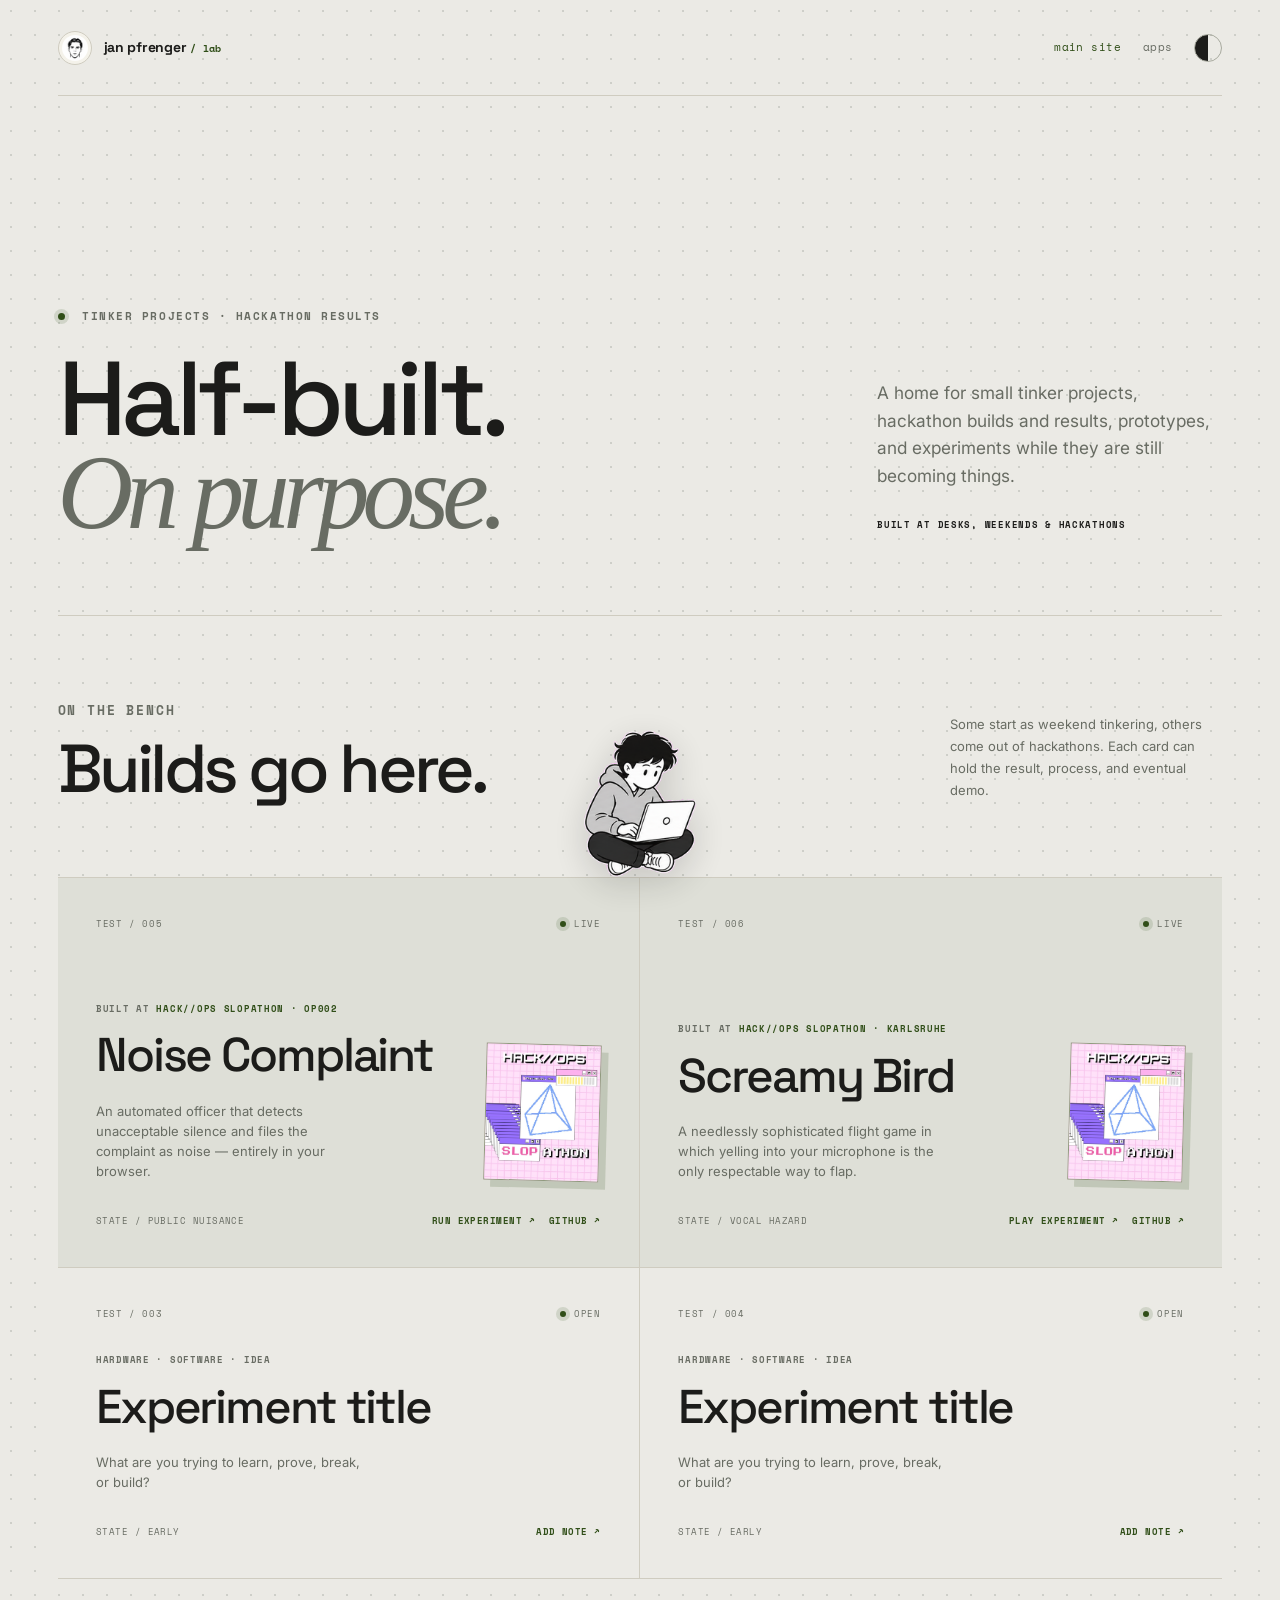
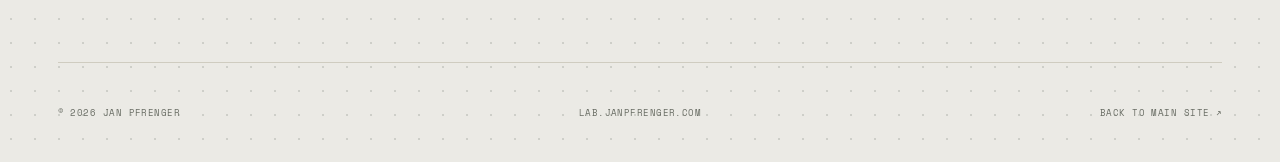
<file: index.html>
<!DOCTYPE html>
<html lang="en" data-theme="dark">
<head>
    <meta charset="UTF-8">
    <meta name="viewport" content="width=device-width, initial-scale=1.0">
    <title>Lab · Jan Pfrenger</title>
    <meta name="description" content="Small tinker projects, hackathon results, experiments, and prototypes by Jan Pfrenger.">
    <link rel="preconnect" href="https://fonts.googleapis.com">
    <link rel="preconnect" href="https://fonts.gstatic.com" crossorigin>
    <link href="https://fonts.googleapis.com/css2?family=Inter:wght@400;500;600&family=Space+Grotesk:wght@500;600;700&family=Space+Mono:wght@400;700&display=swap" rel="stylesheet">
    <link rel="stylesheet" href="/style.css?v=20260723k">
    <link rel="stylesheet" href="/directory.css?v=20260722d">
    <link rel="stylesheet" href="/pet.css?v=20260722f">
    <link rel="canonical" href="https://lab.janpfrenger.com/">

    <meta property="og:site_name" content="Jan Pfrenger" />
    <meta property="og:title" content="Lab · Jan Pfrenger" />
    <meta property="og:description" content="Small tinker projects, hackathon results, experiments, and prototypes by Jan Pfrenger." />
    <meta property="og:image" content="https://lab.janpfrenger.com/assets/preview-2026.png" />
    <meta property="og:image:type" content="image/png" />
    <meta property="og:image:width" content="1200" />
    <meta property="og:image:height" content="630" />
    <meta property="og:image:alt" content="Jan Pfrenger – Engineering things. Gathering people." />
    <meta property="og:url" content="https://lab.janpfrenger.com/" />
    <meta property="og:type" content="website" />
    <meta name="twitter:card" content="summary_large_image" />
    <meta name="twitter:title" content="Lab · Jan Pfrenger" />
    <meta name="twitter:description" content="Small tinker projects, hackathon results, experiments, and prototypes by Jan Pfrenger." />
    <meta name="twitter:image" content="https://lab.janpfrenger.com/assets/preview-2026.png" />
    <meta name="twitter:image:alt" content="Jan Pfrenger – Engineering things. Gathering people." />

    <link rel="icon" type="image/png" sizes="32x32" href="/favicon-32x32.png">
    <link rel="icon" type="image/png" sizes="16x16" href="/favicon-16x16.png">
    <link rel="shortcut icon" href="/favicon.ico">
    <link rel="apple-touch-icon" sizes="180x180" href="/apple-touch-icon.png">
    <link rel="manifest" href="/assets/site.webmanifest">
</head>
<body class="directory" data-site="lab" data-scene="directory">
    <div class="page">
        <header class="header">
            <a href="/" class="logo" aria-label="Jan's Lab, home">
                <img src="/favicon-32x32.png" alt="" class="logo-mark" width="32" height="32">
                <span>jan pfrenger <span class="logo-section">/ lab</span></span>
            </a>
            <nav class="nav-links" aria-label="Site navigation">
                <a class="nav-main-site" href="https://janpfrenger.com">main site</a>
                <a href="https://apps.janpfrenger.com">apps</a>
                <button class="theme-btn" id="themeToggle" aria-label="Toggle color theme" title="Toggle color theme"></button>
            </nav>
        </header>

        <main>
            <section class="directory-hero" aria-labelledby="page-title">
                <div>
                    <p class="eyebrow"><span class="status-dot"></span> Tinker projects · hackathon results</p>
                    <h1 class="directory-title" id="page-title">Half-built.<br><span>On purpose.</span></h1>
                </div>
                <p class="directory-lead">A home for small tinker projects, hackathon builds and results, prototypes, and experiments while they are still becoming things.<strong>Built at desks, weekends &amp; hackathons</strong></p>
            </section>

            <section class="directory-index" aria-labelledby="lab-index-title">
                <div class="directory-section-head">
                    <div>
                        <p class="eyebrow">On the bench</p>
                        <h2 id="lab-index-title">Builds go here.</h2>
                    </div>
                    <p>Some start as weekend tinkering, others come out of hackathons. Each card can hold the result, process, and eventual demo.</p>
                </div>

                <div class="project-grid directory-grid">
                    <article class="project-card project-card-featured hackops-project-card" data-pet-lab-card>
                        <div class="directory-card-top"><span>TEST / 005</span><span class="directory-status">live</span></div>
                        <div class="hackops-project-body">
                            <div class="project-card-copy">
                                <p class="project-type">Built at <a href="https://hackops.tech/" target="_blank" rel="noopener noreferrer">hack//ops Slopathon · OP002</a></p>
                                <h3><a class="project-card-main-link" href="/noise-complaint/">Noise Complaint</a></h3>
                                <p>An automated officer that detects unacceptable silence and files the complaint as noise — entirely in your browser.</p>
                            </div>
                            <a class="hackops-poster-link" href="https://hackops.tech/" target="_blank" rel="noopener noreferrer" aria-label="Visit the HACK OPS Slopathon website">
                                <img src="/assets/hackops-op002-slopathon.jpg" alt="HACK OPS OP002 Slopathon event poster" width="595" height="710">
                            </a>
                        </div>
                        <div class="directory-card-foot hackops-card-foot">
                            <span>State / public nuisance</span>
                            <span class="hackops-card-links">
                                <a href="/noise-complaint/">Run experiment ↗</a>
                                <a href="https://github.com/HACK-OPS-KA/SLOPATHON" target="_blank" rel="noopener noreferrer">GitHub ↗</a>
                            </span>
                        </div>
                    </article>
                    <article class="project-card project-card-featured hackops-project-card">
                        <div class="directory-card-top"><span>TEST / 006</span><span class="directory-status">live</span></div>
                        <div class="hackops-project-body">
                            <div class="project-card-copy">
                                <p class="project-type">Built at <a href="https://luma.com/zxavzf5b" target="_blank" rel="noopener noreferrer">hack//ops Slopathon · Karlsruhe</a></p>
                                <h3><a class="project-card-main-link" href="/screamy-bird/">Screamy Bird</a></h3>
                                <p>A needlessly sophisticated flight game in which yelling into your microphone is the only respectable way to flap.</p>
                            </div>
                            <a class="hackops-poster-link" href="https://luma.com/zxavzf5b" target="_blank" rel="noopener noreferrer" aria-label="Visit the HACK OPS Slopathon event page">
                                <img src="/assets/hackops-op002-slopathon.jpg" alt="HACK OPS Slopathon event poster" width="595" height="710">
                            </a>
                        </div>
                        <div class="directory-card-foot hackops-card-foot">
                            <span>State / vocal hazard</span>
                            <span class="hackops-card-links">
                                <a href="/screamy-bird/">Play experiment ↗</a>
                                <a href="https://github.com/JanPfrenger/SLOPATHON/tree/submission/screamy-bird/projects/screamy-bird" target="_blank" rel="noopener noreferrer">GitHub ↗</a>
                            </span>
                        </div>
                    </article>
                    <article class="project-card">
                        <div class="directory-card-top"><span>TEST / 003</span><span class="directory-status">open</span></div>
                        <div class="project-card-copy">
                            <p class="project-type">Hardware · Software · Idea</p>
                            <h3>Experiment title</h3>
                            <p>What are you trying to learn, prove, break, or build?</p>
                        </div>
                        <div class="directory-card-foot"><span>State / early</span><span>Add note ↗</span></div>
                    </article>
                    <article class="project-card">
                        <div class="directory-card-top"><span>TEST / 004</span><span class="directory-status">open</span></div>
                        <div class="project-card-copy">
                            <p class="project-type">Hardware · Software · Idea</p>
                            <h3>Experiment title</h3>
                            <p>What are you trying to learn, prove, break, or build?</p>
                        </div>
                        <div class="directory-card-foot"><span>State / early</span><span>Add note ↗</span></div>
                    </article>
                </div>
            </section>
        </main>

        <footer>
            <span>&copy; 2026 Jan Pfrenger</span>
            <span>lab.janpfrenger.com</span>
            <a href="https://janpfrenger.com">Back to main site ↗</a>
        </footer>
    </div>
    <script src="/script.js?v=20260723g"></script>
    <script src="/pet.js?v=20260722f"></script>
</body>
</html>
</file>
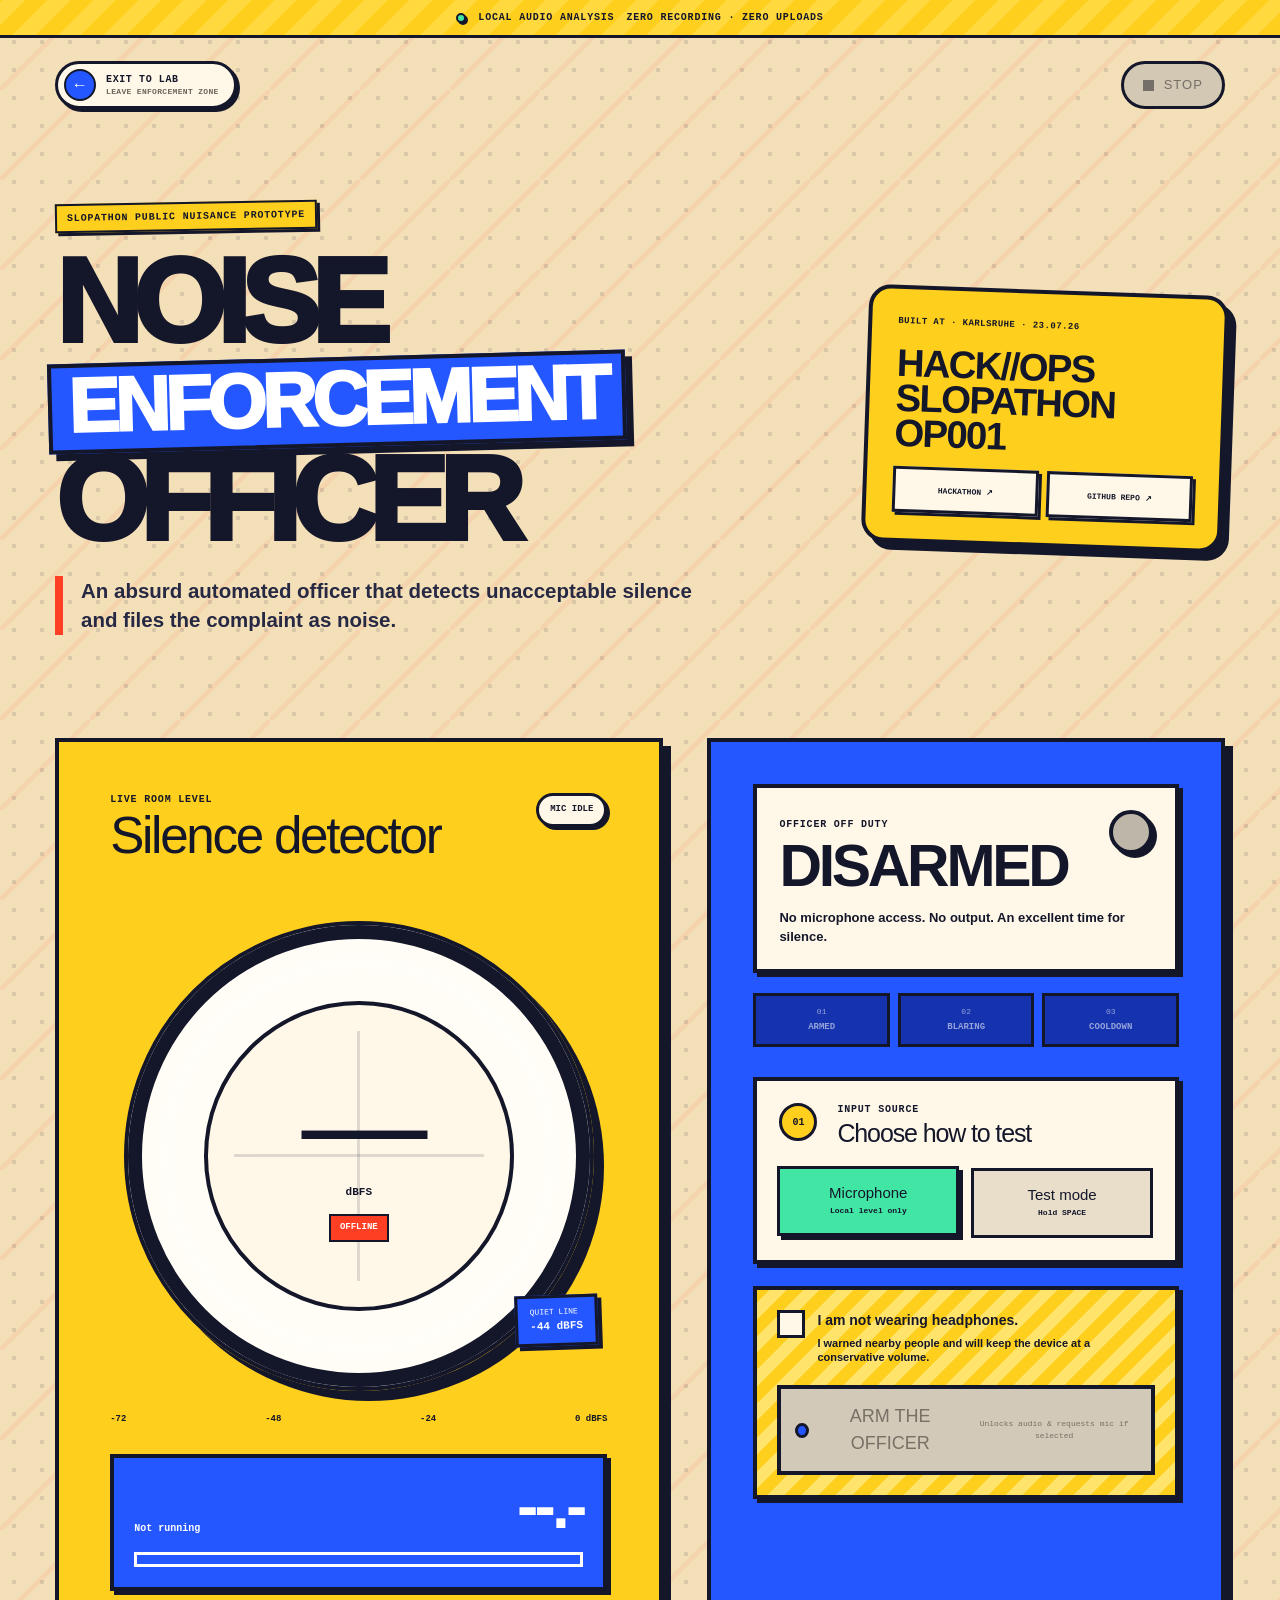
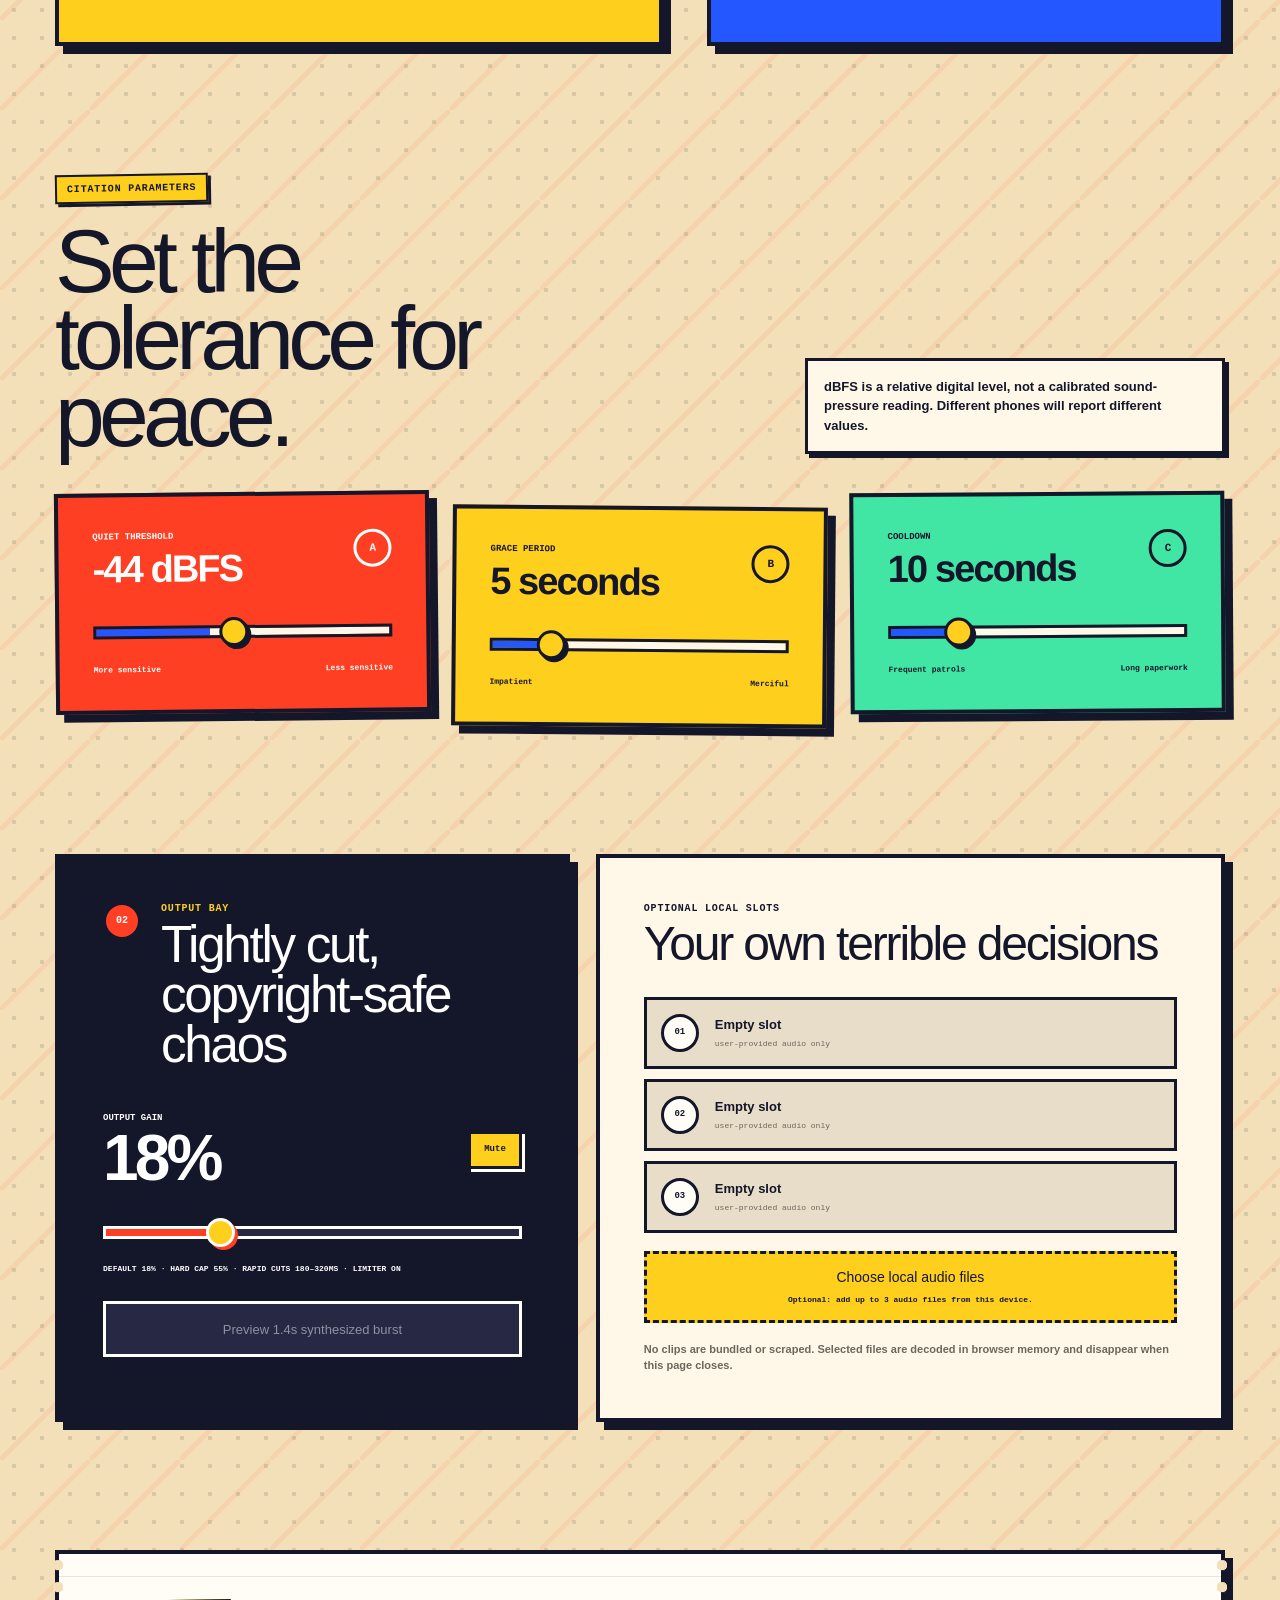
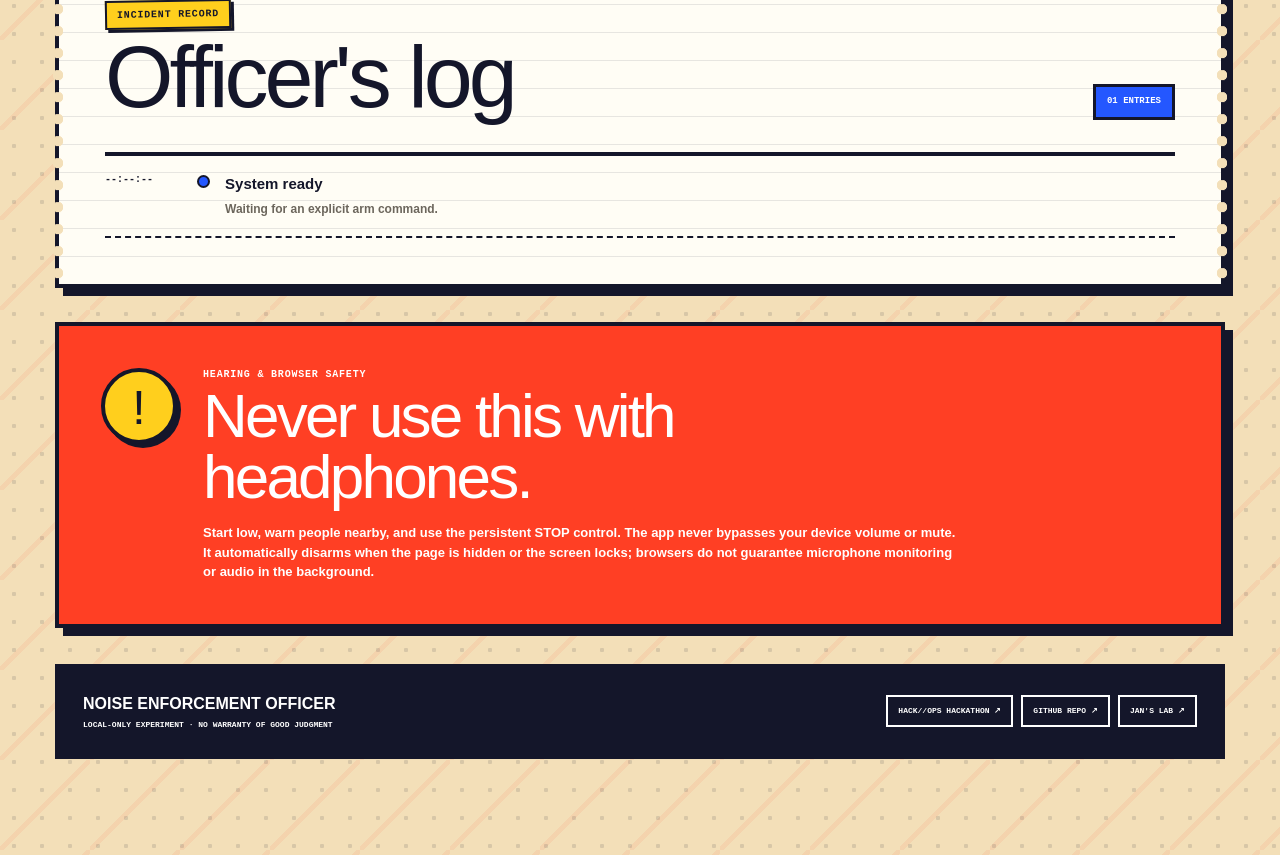
<file: noise-complaint/index.html>
<!doctype html>
<html lang="en">
  <head>
    <meta charset="UTF-8" />
    <meta name="viewport" content="width=device-width, initial-scale=1.0, maximum-scale=1.0" />
    <meta
      name="description"
      content="An absurd local-only PWA that detects unacceptable silence and responds with a short synthesized noise citation."
    />
    <meta name="theme-color" content="#0b0c0a" />
    <meta name="color-scheme" content="dark" />
    <meta
      http-equiv="Content-Security-Policy"
      content="default-src 'self'; base-uri 'none'; object-src 'none'; form-action 'none'; script-src 'self'; style-src 'self' 'unsafe-inline'; img-src 'self' data: blob:; media-src 'self' blob:; font-src 'self' data:; connect-src 'none'; worker-src 'self' blob:; manifest-src 'self'"
    />
    <meta name="referrer" content="no-referrer" />
    <meta name="application-name" content="Noise Enforcement Officer" />
    <meta name="apple-mobile-web-app-capable" content="yes" />
    <meta name="apple-mobile-web-app-status-bar-style" content="black-translucent" />
    <meta property="og:title" content="Noise Enforcement Officer" />
    <meta
      property="og:description"
      content="Silence is prohibited. A local-only HACK//OPS SLOPATHON experiment by Jan Pfrenger."
    />
    <meta property="og:type" content="website" />
    <meta property="og:url" content="https://lab.janpfrenger.com/noise-complaint/" />
    <meta property="og:image" content="https://lab.janpfrenger.com/noise-complaint/og.png" />
    <meta name="twitter:card" content="summary_large_image" />
    <link rel="canonical" href="https://lab.janpfrenger.com/noise-complaint/" />
    <link rel="manifest" href="./manifest.webmanifest" />
    <link rel="icon" type="image/png" sizes="32x32" href="./favicon-32x32.png" />
    <link rel="apple-touch-icon" href="./apple-touch-icon.png" />
    <title>Noise Enforcement Officer</title>
    <script type="module" crossorigin src="/noise-complaint/assets/index-DrgbyM_8.js"></script>
    <link rel="stylesheet" crossorigin href="/noise-complaint/assets/index-CJqQyj7J.css">
  </head>
  <body>
    <div id="root"></div>
  </body>
</html>
</file>
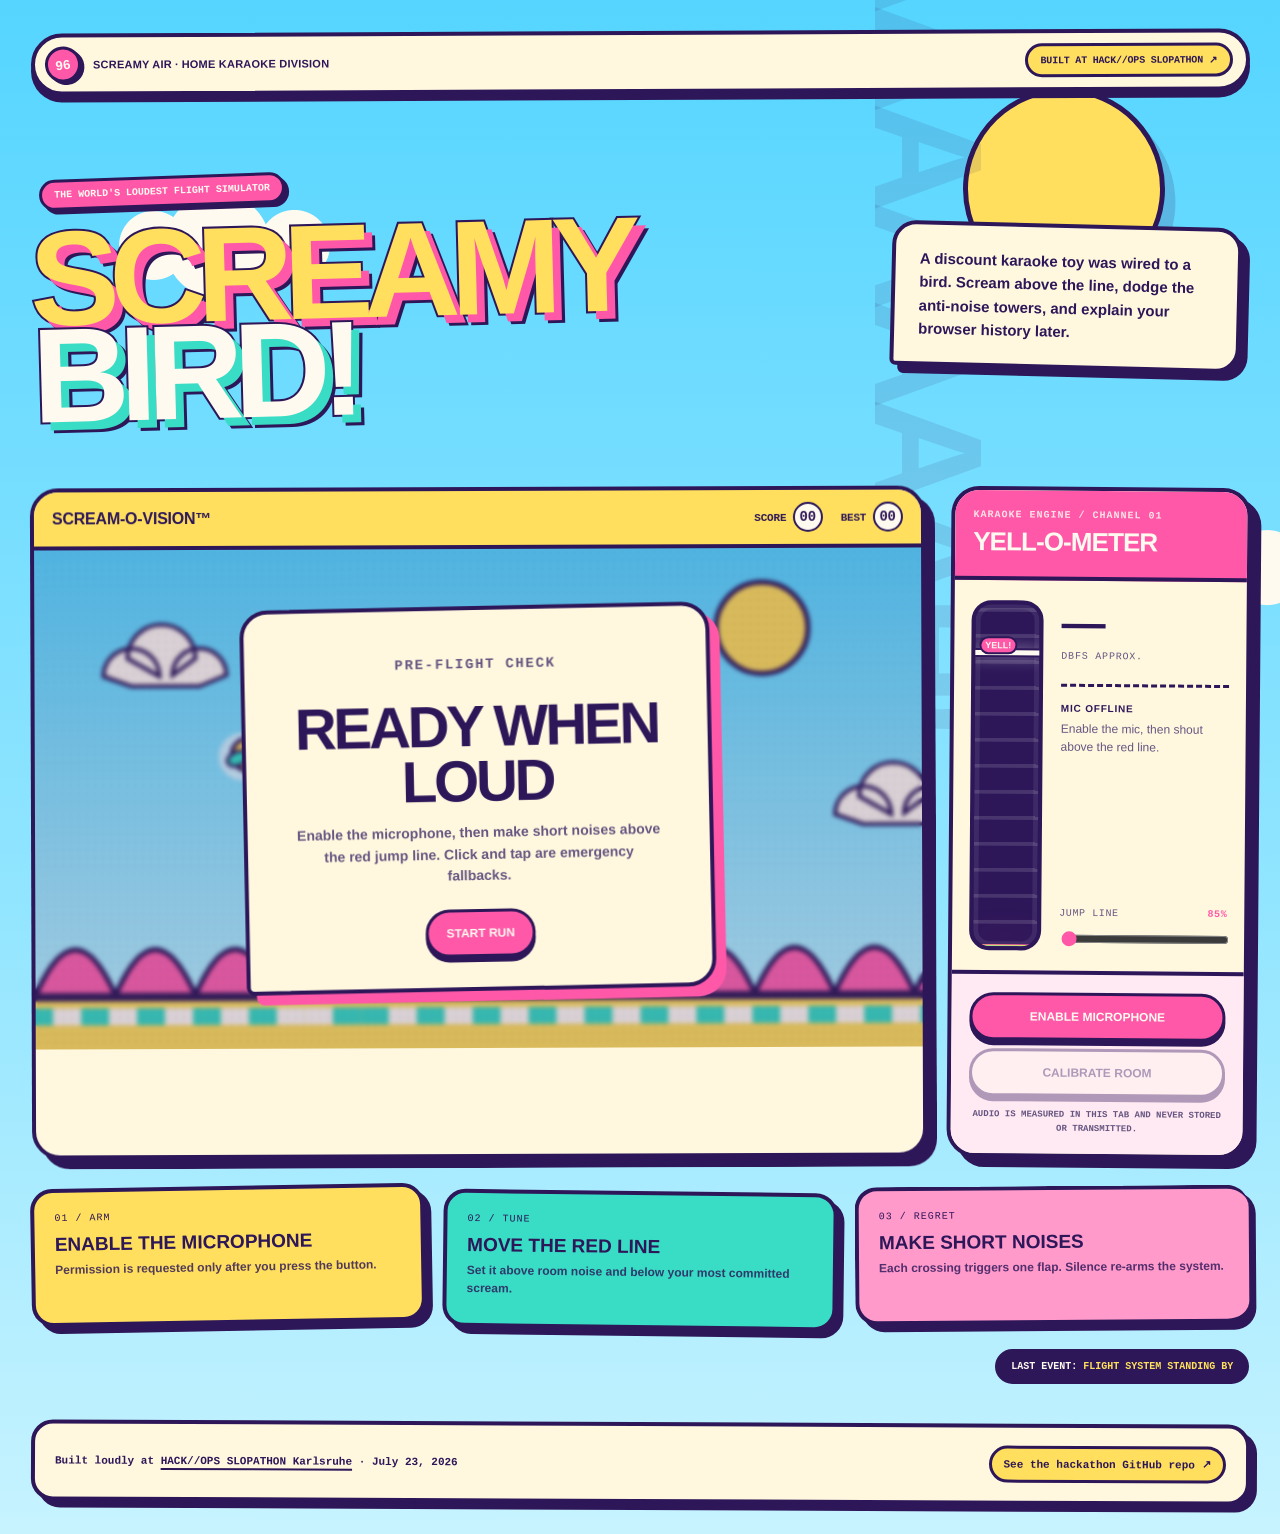
<file: screamy-bird/index.html>
<!doctype html>
<html lang="en">
  <head>
    <meta charset="UTF-8" />
    <meta name="viewport" content="width=device-width, initial-scale=1.0" />
    <meta
      name="description"
      content="Screamy Bird is a gloriously unnecessary voice-controlled arcade game, built at the HACK//OPS SLOPATHON in Karlsruhe."
    />
    <meta name="theme-color" content="#59d8ff" />
    <meta name="referrer" content="no-referrer" />
    <meta
      http-equiv="Content-Security-Policy"
      content="default-src 'self'; script-src 'self'; style-src 'self' 'unsafe-inline'; img-src 'self' data:; connect-src 'self'; media-src 'self'; object-src 'none'; base-uri 'self'; form-action 'self'; upgrade-insecure-requests"
    />
    <title>Screamy Bird — Scream to Fly</title>
    <script type="module" crossorigin src="/screamy-bird/assets/index-CibERSK3.js"></script>
    <link rel="stylesheet" crossorigin href="/screamy-bird/assets/index-q7Yku_UY.css">
  </head>
  <body>
    <div id="root"></div>
  </body>
</html>
</file>
<file: style.css>
/* janpfrenger.com – wide editorial portfolio */
:root {
    --sans: 'Inter', -apple-system, BlinkMacSystemFont, 'Segoe UI', sans-serif;
    --display: 'Space Grotesk', var(--sans);
    --serif: 'Iowan Old Style', 'Baskerville', Georgia, serif;
    --mono: 'Space Mono', ui-monospace, SFMono-Regular, monospace;
    --radius: 3px;
}

[data-theme="dark"] {
    --bg: #10110f;
    --bg-2: #181a17;
    --surface: #20231e;
    --text: #f0eee6;
    --text-2: #9da096;
    --accent: #d9ff62;
    --accent-ink: #11130d;
    --red: #ff745f;
    --line: #30332d;
    --line-strong: #4a4e45;
    --link-underline: #55594f;
    --dot-color: rgba(240, 238, 230, .25);
}

[data-theme="light"] {
    --bg: #ebeae5;
    --bg-2: #e4e2dc;
    --surface: #dfddd6;
    --text: #1c1c1a;
    --text-2: #686c63;
    --accent: #304e18;
    --accent-ink: #f4f2e9;
    --red: #c74331;
    --line: #cfccc0;
    --line-strong: #a8aa9f;
    --link-underline: #aaa99f;
    --dot-color: rgba(104, 108, 99, .22);
}

*, *::before, *::after { box-sizing: border-box; margin: 0; padding: 0; }
html { scroll-behavior: smooth; }

body {
    min-width: 300px;
    background: var(--bg);
    color: var(--text);
    font-family: var(--sans);
    font-size: 16px;
    line-height: 1.7;
    -webkit-font-smoothing: antialiased;
    transition: background-color .25s ease, color .25s ease;
}

body.home {
    --home-gutter: clamp(28px, 5vw, 88px);
    background-color: var(--bg);
    background-image: radial-gradient(circle, var(--dot-color) 1px, transparent 1.15px);
    background-size: 24px 24px;
    background-position: -1px -1px;
}

.home .page { background: transparent; }
.home main > section { padding-inline: var(--home-gutter); }
.home footer { padding-inline: var(--home-gutter); }

body.interior {
    --interior-gutter: clamp(28px, 5vw, 88px);
    background-color: var(--bg);
    background-image: radial-gradient(circle, var(--dot-color) 1px, transparent 1.15px);
    background-size: 24px 24px;
    background-position: -1px -1px;
}

::selection { background: var(--accent); color: var(--accent-ink); }

html.has-cursor-follower,
html.has-cursor-follower a,
html.has-cursor-follower button,
html.has-cursor-follower summary,
html.has-cursor-follower [role="button"] { cursor: none; }

.cursor-follower {
    position: fixed;
    top: 0;
    left: 0;
    z-index: 10000;
    width: 36px;
    height: 36px;
    border: 1.5px solid color-mix(in srgb, var(--text) 58%, transparent);
    border-radius: 50%;
    background: transparent;
    opacity: 0;
    pointer-events: none;
    transform: translate3d(-100px, -100px, 0) translate(-50%, -50%);
    transition: width .22s cubic-bezier(.16, 1, .3, 1), height .22s cubic-bezier(.16, 1, .3, 1), border-color .22s ease, background-color .22s ease, opacity .16s ease;
    will-change: transform;
}
.cursor-follower.is-visible { opacity: 1; }
.cursor-follower.is-interactive {
    width: 48px;
    height: 48px;
    border-color: color-mix(in srgb, var(--accent) 84%, transparent);
    background: color-mix(in srgb, var(--accent) 8%, transparent);
}
.cursor-follower.is-pressed { width: 28px; height: 28px; }
.cursor-tip { position: fixed; top: 0; left: 0; z-index: 10001; width: 5px; height: 5px; border-radius: 50%; background: var(--text); opacity: 0; pointer-events: none; transform: translate3d(-100px, -100px, 0) translate(-50%, -50%); transition: width .16s ease, height .16s ease, background-color .18s ease, opacity .16s ease; will-change: transform; }
.cursor-tip.is-visible { opacity: 1; }
.cursor-tip.is-interactive { background: var(--accent); }
.cursor-tip.is-pressed { width: 7px; height: 7px; }
.error-canvas .cursor-follower { border-color: color-mix(in srgb, var(--error-fg) 58%, transparent); }
.error-canvas .cursor-follower.is-interactive { border-color: color-mix(in srgb, var(--error-accent) 84%, transparent); background: color-mix(in srgb, var(--error-accent) 8%, transparent); }
.error-canvas .cursor-tip { background: var(--error-fg); }
.error-canvas .cursor-tip.is-interactive { background: var(--error-accent); }

@media (hover: none), (pointer: coarse), (prefers-reduced-motion: reduce) {
    .cursor-follower, .cursor-tip { display: none; }
    html.has-cursor-follower,
    html.has-cursor-follower a,
    html.has-cursor-follower button,
    html.has-cursor-follower summary,
    html.has-cursor-follower [role="button"] { cursor: auto; }
}

a {
    color: var(--text);
    text-decoration: underline;
    text-decoration-color: var(--link-underline);
    text-decoration-thickness: 1px;
    text-underline-offset: 4px;
    transition: color .18s ease, text-decoration-color .18s ease;
}
a:hover { color: var(--accent); text-decoration-color: var(--accent); }
strong { font-weight: 600; }
.muted { color: var(--text-2); }
.red-highlight, a.fav, .fav > a { color: var(--red); text-decoration-color: var(--red); }
a.fav:hover, .fav > a:hover { color: var(--accent); text-decoration-color: var(--accent); }

.page {
    width: min(100%, 1600px);
    min-height: 100vh;
    margin: 0 auto;
    padding: 0 clamp(24px, 4.5vw, 76px);
    display: flex;
    flex-direction: column;
}

main {
    flex: 1;
    width: min(100%, 920px);
    margin-inline: auto;
}
.home main { width: 100%; }

.header {
    min-height: 96px;
    display: flex;
    justify-content: space-between;
    align-items: center;
    gap: 28px;
    border-bottom: 1px solid var(--line);
}

.logo {
    display: inline-flex;
    align-items: center;
    gap: 12px;
    color: var(--text);
    font-family: var(--display);
    font-size: 14px;
    font-weight: 700;
    letter-spacing: -.02em;
    text-decoration: none;
    white-space: nowrap;
}
.logo:hover { color: var(--text); }
.logo-section {
    color: var(--accent);
    font-family: var(--mono);
    font-size: .68em;
    font-weight: 700;
    letter-spacing: .04em;
}
.logo-mark {
    width: 34px;
    height: 34px;
    display: block;
    padding: 3px;
    object-fit: contain;
    border-radius: 50%;
    border: 1px solid var(--line);
    background: #f4f2ea;
}

.nav-links { display: flex; align-items: center; gap: clamp(13px, 1.7vw, 28px); }
.nav-links a {
    color: var(--text-2);
    font-family: var(--mono);
    font-size: 11px;
    letter-spacing: .04em;
    text-decoration: none;
}
.nav-links a:hover, .nav-links a[aria-current="page"] { color: var(--text); }
.nav-links a[aria-current="page"]::before { content: '• '; color: var(--accent); }
.nav-links .nav-main-site,
.nav-links .nav-main-site:hover { color: var(--accent); }

.theme-btn {
    width: 28px;
    height: 28px;
    flex: 0 0 28px;
    padding: 0;
    border: 1px solid var(--line-strong);
    border-radius: 50%;
    background: linear-gradient(90deg, var(--text) 50%, transparent 50%);
    cursor: pointer;
    transition: border-color .2s, transform .2s;
}
.theme-btn:hover { border-color: var(--accent); transform: rotate(18deg); }

h1, h2, h3, h4 { font-family: var(--display); }
h1 {
    margin: clamp(64px, 8vw, 112px) 0 14px;
    font-size: clamp(46px, 6vw, 82px);
    font-weight: 600;
    letter-spacing: -.055em;
    line-height: .98;
}
h2 {
    margin-bottom: 24px;
    color: var(--text-2);
    font-family: var(--mono);
    font-size: 11px;
    font-weight: 700;
    letter-spacing: .16em;
    text-transform: uppercase;
}
h3 { margin-bottom: 8px; font-size: 18px; font-weight: 600; }
main p { margin-bottom: 16px; }
main p:last-child { margin-bottom: 0; }
section { margin: 0; }
hr { margin: 64px 0; border: 0; border-top: 1px solid var(--line); }

/* Home */
.home-hero {
    position: relative;
    min-height: min(700px, calc(100vh - 96px));
    display: grid;
    grid-template-columns: minmax(0, 1.62fr) minmax(240px, .48fr);
    align-items: center;
    overflow: hidden;
    border-bottom: 1px solid var(--line);
}
.hero-copy {
    padding: clamp(68px, 8vw, 118px) clamp(36px, 6vw, 104px) clamp(62px, 8vw, 110px) 0;
    display: flex;
    flex-direction: column;
    justify-content: center;
}
.eyebrow {
    color: var(--text-2);
    font-family: var(--mono);
    font-size: 11px;
    font-weight: 700;
    letter-spacing: .14em;
    text-transform: uppercase;
}
.status-dot {
    width: 7px;
    height: 7px;
    display: inline-block;
    margin-right: 9px;
    border-radius: 50%;
    background: var(--accent);
    box-shadow: 0 0 0 4px color-mix(in srgb, var(--accent) 14%, transparent);
}
.home h1 {
    max-width: 11ch;
    margin: 32px 0 30px;
    font-size: clamp(55px, 6.4vw, 100px);
    font-weight: 500;
    line-height: .91;
}
.home h1 span { color: var(--text-2); font-family: var(--serif); font-style: italic; font-weight: 400; letter-spacing: -.065em; }
.hero-lead { max-width: 650px; color: var(--text-2); font-size: clamp(17px, 1.45vw, 22px); line-height: 1.55; }
.hero-actions { display: flex; align-items: center; flex-wrap: wrap; gap: 12px; margin-top: 38px; }
.button {
    display: inline-flex;
    align-items: center;
    justify-content: space-between;
    gap: 24px;
    min-width: 190px;
    padding: 13px 16px;
    border: 1px solid var(--line-strong);
    color: var(--text);
    font-family: var(--mono);
    font-size: 11px;
    font-weight: 700;
    letter-spacing: .04em;
    text-decoration: none;
}
.button-primary { border-color: var(--accent); background: var(--accent); color: var(--accent-ink); }
.button:hover { border-color: var(--accent); }
.button-primary:hover { color: var(--accent-ink); transform: translateY(-2px); }
.button-quiet:hover { color: var(--text); transform: translateY(-2px); }

.portrait-wrap {
    position: relative;
    width: min(100%, 300px);
    height: clamp(370px, 31vw, 440px);
    min-height: 0;
    justify-self: center;
    margin: clamp(46px, 5vw, 68px) 0;
    overflow: hidden;
    border: 1px solid var(--line);
    border-radius: 24px;
    background: var(--bg-2);
    box-shadow: 0 24px 70px rgba(0, 0, 0, .16);
}
.portrait {
    width: 100%;
    height: 100%;
    display: block;
    object-fit: cover;
    object-position: 50% 35%;
    filter: saturate(.72) contrast(1.04);
    transition: filter .4s, transform .7s cubic-bezier(.2,.7,.2,1);
}
.portrait-wrap:hover .portrait { filter: saturate(1); transform: scale(1.015); }
.portrait-wrap::after {
    content: '';
    position: absolute;
    inset: 0;
    background: linear-gradient(180deg, transparent 60%, rgba(9,10,8,.75));
    pointer-events: none;
}
.portrait-index {
    position: absolute;
    z-index: 2;
    top: 18px;
    right: 18px;
    padding: 5px 8px;
    background: var(--accent);
    color: var(--accent-ink);
    font-family: var(--mono);
    font-size: 9px;
    font-weight: 700;
}
.portrait-wrap figcaption {
    position: absolute;
    z-index: 2;
    right: 22px;
    bottom: 20px;
    left: 22px;
    display: flex;
    justify-content: space-between;
    gap: 12px;
    color: #f2f0e8;
    font-family: var(--mono);
    font-size: 9px;
    letter-spacing: .05em;
    text-transform: uppercase;
}

.signal-strip {
    display: grid;
    grid-template-columns: 1.35fr repeat(4, 1fr);
    border-bottom: 1px solid var(--line);
}
.signal-intro, .signal { min-height: 170px; padding: 34px clamp(18px, 2.4vw, 40px); border-right: 1px solid var(--line); }
.signal-intro { padding-left: 0; }
.signal:last-child { padding-right: 0; border-right: 0; }
.section-number { display: block; margin-bottom: 40px; color: var(--accent); font-family: var(--mono); font-size: 10px; }
.signal-intro p { max-width: 16ch; color: var(--text-2); font-size: 13px; line-height: 1.45; }
.signal { display: flex; flex-direction: column; justify-content: flex-end; }
.signal strong { display: block; font-family: var(--display); font-size: clamp(24px, 2.5vw, 39px); line-height: 1; letter-spacing: -.04em; }
.signal span { max-width: 16ch; margin-top: 10px; color: var(--text-2); font-family: var(--mono); font-size: 9px; line-height: 1.5; text-transform: uppercase; }

.work-section { padding: clamp(90px, 11vw, 170px) 0; border-bottom: 1px solid var(--line); }
.section-head { display: flex; justify-content: space-between; align-items: flex-end; gap: 30px; margin-bottom: clamp(48px, 6vw, 84px); }
.home .section-head h2, .home .story-section h2, .home .contact-section h2 {
    margin: 22px 0 0;
    color: var(--text);
    font-family: var(--display);
    font-size: clamp(46px, 6vw, 88px);
    font-weight: 500;
    letter-spacing: -.055em;
    line-height: .93;
    text-transform: none;
}
.text-link { font-family: var(--mono); font-size: 11px; font-weight: 700; text-decoration: none; }
.project-grid { display: grid; grid-template-columns: 1.16fr 1fr 1fr; border-top: 1px solid var(--line); border-bottom: 1px solid var(--line); }
.project-card {
    min-height: 455px;
    padding: clamp(24px, 3vw, 44px);
    display: flex;
    flex-direction: column;
    background: var(--bg);
    border-right: 1px solid var(--line);
    color: var(--text);
    text-decoration: none;
    transition: background .25s, color .25s;
}
.project-card:last-child { border-right: 0; }
.project-card:hover { background: var(--surface); color: var(--text); }
.project-card-featured { background: color-mix(in srgb, var(--accent) 7%, var(--bg)); color: var(--text); }
.project-card-featured:hover { background: color-mix(in srgb, var(--accent) 13%, var(--bg)); color: var(--text); }
.project-no { font-family: var(--mono); font-size: 10px; }
.project-card-copy { margin-top: auto; }
.project-type { margin-bottom: 16px; color: var(--text-2); font-family: var(--mono); font-size: 9px; font-weight: 700; letter-spacing: .08em; text-transform: uppercase; }
.project-card-featured .project-type, .project-card-featured .project-card-copy > p:last-child { color: var(--text-2); }
.project-card h3 { margin-bottom: 22px; font-size: clamp(30px, 3vw, 48px); font-weight: 500; line-height: .98; letter-spacing: -.045em; }
.project-card-copy > p:last-child { max-width: 34ch; color: var(--text-2); font-size: 13px; line-height: 1.55; }
.project-arrow { margin-top: 32px; align-self: flex-end; font-size: 22px; transition: transform .2s; }
.project-card:hover .project-arrow { transform: translate(4px, -4px); }

.network-section {
    padding: clamp(78px, 9vw, 138px) 0;
    display: grid;
    grid-template-columns: minmax(230px, .62fr) minmax(0, 1.38fr);
    gap: clamp(48px, 8vw, 128px);
    border-bottom: 1px solid var(--line);
}
.network-intro { align-self: center; }
.home .network-intro h2 {
    margin: 22px 0 28px;
    color: var(--text);
    font-family: var(--display);
    font-size: clamp(42px, 5vw, 72px);
    font-weight: 500;
    letter-spacing: -.055em;
    line-height: .94;
    text-transform: none;
}
.network-intro > p:last-child { max-width: 35ch; color: var(--text-2); font-size: 13px; line-height: 1.6; }
.network-grid { display: grid; grid-template-columns: 1fr 1fr; border-top: 1px solid var(--line); border-bottom: 1px solid var(--line); }
.network-card {
    min-height: 360px;
    padding: clamp(24px, 3vw, 40px);
    display: flex;
    flex-direction: column;
    justify-content: space-between;
    background: var(--bg);
    border-right: 1px solid var(--line);
    color: var(--text);
    text-decoration: none;
    transition: background .25s ease, color .25s ease, transform .25s ease;
}
.network-card:last-child { border-right: 0; }
.network-card:hover { background: var(--surface); color: var(--text); }
.network-card-lab { background: color-mix(in srgb, var(--accent) 5%, var(--bg)); }
.network-card-lab:hover { background: color-mix(in srgb, var(--accent) 10%, var(--bg)); }
.network-card-meta, .network-card-link { font-family: var(--mono); font-size: 9px; font-weight: 700; letter-spacing: .07em; text-transform: uppercase; }
.network-card-meta { color: var(--text-2); }
.network-card h3 { margin-bottom: 14px; font-size: clamp(32px, 3.4vw, 50px); font-weight: 500; letter-spacing: -.045em; line-height: 1; }
.network-card p { max-width: 30ch; color: var(--text-2); font-size: 13px; line-height: 1.55; }
.network-card-link { display: flex; justify-content: space-between; align-items: center; color: var(--accent); }
.network-card-link span { font-size: 18px; transition: transform .2s ease; }
.network-card:hover .network-card-link span { transform: translate(4px, -4px); }

.story-section {
    padding: clamp(90px, 12vw, 180px) 0;
    display: grid;
    grid-template-columns: minmax(200px, .7fr) 1.6fr;
    gap: clamp(50px, 10vw, 170px);
    border-bottom: 1px solid var(--line);
}
.story-aside { margin-top: 48px; color: var(--text-2); font-family: var(--mono); font-size: 10px; line-height: 1.8; text-transform: uppercase; }
.home .story-section h2 { margin-top: 0; margin-bottom: 48px; }
.story-copy > p { max-width: 64ch; color: var(--text-2); font-size: clamp(16px, 1.4vw, 20px); line-height: 1.65; }
.story-links { display: flex; flex-wrap: wrap; gap: 28px; margin-top: 42px; }
.story-links a { font-family: var(--mono); font-size: 11px; font-weight: 700; text-decoration: none; }

.contact-section { padding: clamp(90px, 12vw, 180px) 0 clamp(80px, 10vw, 140px); }
.home .contact-section h2 { max-width: 12ch; margin: 30px 0 clamp(60px, 8vw, 110px); font-size: clamp(52px, 7.3vw, 112px); }
.home .contact-section h2 a { color: var(--accent); text-decoration-color: var(--accent); }
.contact-meta { display: grid; grid-template-columns: 1fr 1.5fr; gap: 50px; align-items: end; }
.contact-meta > p { max-width: 42ch; color: var(--text-2); font-size: 13px; }
.contact-meta .flat { justify-content: flex-end; }
.contact-meta a { font-family: var(--mono); font-size: 10px; text-decoration: none; text-transform: uppercase; }

/* Shared interior page system */
.page-lead { max-width: 58ch; color: var(--text-2); font-size: 18px; }
.accent-text, .accent-link { color: var(--accent); }
.accent-link { text-decoration-color: var(--accent); }

.interior .page { width: min(100%, 1600px); max-width: 1600px; margin-inline: auto; }
.interior main { width: 100%; max-width: none; background: transparent; }
.interior-hero {
    min-height: 440px;
    padding: clamp(58px, 7vw, 96px) var(--interior-gutter) clamp(52px, 6vw, 78px);
    display: grid;
    grid-template-columns: minmax(0, 1.25fr) minmax(270px, .75fr);
    align-items: end;
    gap: 30px clamp(46px, 8vw, 120px);
    border-bottom: 1px solid var(--line);
}
.interior-hero .eyebrow { grid-column: 1 / -1; align-self: start; }
.interior-hero h1 {
    max-width: 10ch;
    margin: 0;
    font-size: clamp(60px, 8vw, 108px);
    font-weight: 500;
    letter-spacing: -.065em;
    line-height: .88;
}
.interior-hero h1 span {
    color: var(--text-2);
    font-family: var(--serif);
    font-style: italic;
    font-weight: 400;
}
.interior-hero .page-lead { align-self: end; margin: 0 0 8px; font-size: clamp(17px, 1.45vw, 21px); line-height: 1.6; }
.interior-section {
    padding: clamp(34px, 4vw, 52px) var(--interior-gutter);
    display: grid;
    grid-template-columns: minmax(145px, 190px) minmax(0, 880px);
    justify-content: center;
    gap: 20px clamp(28px, 4vw, 64px);
    border-bottom: 1px solid var(--line);
    background: transparent;
}
.interior-section > h2 {
    grid-column: 1;
    grid-row: 1;
    justify-self: end;
    width: max-content;
    height: max-content;
    margin: 0;
    padding: 6px 9px;
    background: var(--accent);
    color: var(--accent-ink);
    font-size: 9px;
    letter-spacing: .12em;
}
.interior-section > :not(h2) { grid-column: 2; }
.interior-section > p, .interior-copy-body > p { max-width: 72ch; color: var(--text-2); font-size: clamp(15px, 1.25vw, 18px); line-height: 1.68; }
.interior-copy-body > p { margin-bottom: 20px; }
.interior-copy-body > p:last-child { margin-bottom: 0; }
.interior-section-accent { background: color-mix(in srgb, var(--accent) 5%, var(--bg)); }
.interior-contact .flat { align-items: center; }
.interior-contact .button { color: var(--accent-ink); }
.interior-note {
    margin: 48px var(--interior-gutter) 0;
    padding: 24px 28px;
    border: 1px solid var(--line);
    background: color-mix(in srgb, var(--accent) 6%, var(--bg));
    color: var(--text-2);
    font-size: 14px;
}
.interior-updated {
    margin: 0;
    padding: 30px var(--interior-gutter) 48px;
    border-bottom: 1px solid var(--line);
    color: var(--text-2);
    font-family: var(--mono);
    font-size: 10px;
    text-transform: uppercase;
}
.interior hr { display: none; }
.interior a.fav, .interior .fav > a, .interior .red-highlight { color: var(--accent); text-decoration-color: var(--accent); }
.back { display: inline-block; margin-bottom: 28px; color: var(--text-2); font-family: var(--mono); font-size: 12px; text-decoration: none; }
.back:hover { color: var(--accent); }
.post-meta { margin-bottom: 24px; color: var(--text-2); font-family: var(--mono); font-size: 12px; }
.post-body h3 { margin-top: 36px; }
.post-body p { margin-bottom: 18px; }
.post-body blockquote { margin: 28px 0; padding-left: 20px; border-left: 3px solid var(--accent); color: var(--text-2); }

ul { padding: 0; list-style: none; }
ul li { margin-bottom: 12px; }
ul.dots { padding-left: 20px; }
ul.dots li { position: relative; }
ul.dots li::before { content: '→'; position: absolute; left: -20px; color: var(--accent); }
ul.flat { display: flex; flex-wrap: wrap; gap: 20px; }
ul.flat li { margin: 0; }

.entry { padding: 24px 0; border-top: 1px solid var(--line); }
.entry:last-child { border-bottom: 1px solid var(--line); }
.entry-top { display: grid; grid-template-columns: minmax(0, 1fr) auto; gap: 24px; align-items: baseline; }
.entry-title { font-family: var(--display); font-size: 19px; font-weight: 600; text-decoration-thickness: 1px; }
.entry-meta { color: var(--text-2); font-family: var(--mono); font-size: 10px; white-space: nowrap; }
.entry-desc { max-width: 66ch; margin-top: 6px; color: var(--text-2); font-size: 14px; line-height: 1.65; }
.entry-desc a { color: var(--text-2); }
.entry-desc a:hover { color: var(--accent); }
.sub { margin: 5px 0 0 8px; color: var(--text-2); font-size: 14px; line-height: 1.55; }

.project-list-section .entry {
    margin: 0 -18px;
    padding: 24px 18px;
    transition: background-color .22s ease, transform .22s ease;
}
.project-list-section .entry:hover { background: var(--surface); transform: translateX(4px); }
.project-list-section .entry-highlight {
    border-left: 3px solid var(--accent);
    background: color-mix(in srgb, var(--accent) 7%, var(--bg));
}
.project-list-section .entry-highlight .entry-title { color: var(--accent); }

.content-list-section ul { border-bottom: 1px solid var(--line); }
.content-list-section li {
    margin: 0;
    padding: 16px 14px;
    border-top: 1px solid var(--line);
    color: var(--text-2);
    transition: background-color .2s ease, padding-left .2s ease;
}
.content-list-section li:hover { padding-left: 20px; background: var(--surface); }
.content-list-section li > a:first-child { color: var(--text); text-decoration: none; }
.content-list-section li.fav {
    padding-left: 18px;
    border-left: 3px solid var(--accent);
    background: color-mix(in srgb, var(--accent) 6%, var(--bg));
}
.content-list-section li.fav > a:first-child { color: var(--accent); }

.cv-meta { grid-column: 2; margin: 0; color: var(--text-2); font-family: var(--mono); font-size: 10px; }
.cv-section {
    margin: 0;
    padding: clamp(34px, 4vw, 52px) var(--interior-gutter);
    display: grid;
    grid-template-columns: minmax(145px, 190px) minmax(0, 880px);
    justify-content: center;
    gap: 0 clamp(28px, 4vw, 64px);
    border-bottom: 1px solid var(--line);
    background: transparent;
}
.cv-section h3 {
    grid-column: 1;
    grid-row: 1;
    justify-self: end;
    width: max-content;
    height: max-content;
    margin: 0;
    padding: 6px 9px;
    border: 0;
    background: var(--accent);
    color: var(--accent-ink);
    font-family: var(--mono);
    font-size: 9px;
    font-weight: 700;
    letter-spacing: .12em;
    text-transform: uppercase;
}
.cv-section > :not(h3) { grid-column: 2; }
.cv-entry { padding: 16px 0; border-bottom: 1px solid color-mix(in srgb, var(--line) 65%, transparent); }
.cv-entry-top { display: grid; grid-template-columns: minmax(0, 1fr) auto; gap: 24px; align-items: baseline; }
.cv-entry h4 { font-size: 17px; font-weight: 600; }
.cv-date { color: var(--text-2); font-family: var(--mono); font-size: 10px; white-space: nowrap; }
.cv-role { color: var(--text-2); font-size: 13px; }
.cv-desc { max-width: 76ch; margin-top: 5px; color: var(--text-2); font-size: 13px; line-height: 1.6; }
.cv-highlight {
    margin-inline: -18px;
    padding: 18px;
    border-left: 3px solid var(--accent);
    background: color-mix(in srgb, var(--accent) 7%, var(--bg));
}
.cv-highlight h4 { color: var(--accent); }
.cv-tags { display: flex; flex-wrap: wrap; gap: 8px; margin-top: 18px; }
.cv-tag { padding: 6px 10px; border: 1px solid var(--line); color: var(--text-2); font-family: var(--mono); font-size: 9px; letter-spacing: .03em; text-transform: uppercase; transition: background-color .2s ease, color .2s ease; }
.cv-tag:hover { border-color: var(--accent); background: var(--accent); color: var(--accent-ink); }

footer {
    min-height: 100px;
    margin-top: auto;
    padding: 28px 0;
    border-top: 1px solid var(--line);
    display: flex;
    justify-content: space-between;
    align-items: center;
    gap: 20px;
    color: var(--text-2);
    font-family: var(--mono);
    font-size: 9px;
    letter-spacing: .05em;
    text-transform: uppercase;
}
footer a { color: var(--text-2); text-decoration: none; }
.interior footer { min-height: 148px; padding: 44px var(--interior-gutter); }

.error-page {
    overflow-x: hidden;
    background: #d9ff62;
}
.error-canvas {
    --error-bg: #d9ff62;
    --error-fg: #11130e;
    --error-muted: rgba(17, 19, 14, .62);
    --error-line: rgba(17, 19, 14, .23);
    --error-accent: #ff5d3b;
    --error-button-fg: #f3f1e8;
    min-height: 100svh;
    padding: 0 clamp(18px, 3.5vw, 58px);
    display: flex;
    flex-direction: column;
    overflow: hidden;
    background: var(--error-bg);
    color: var(--error-fg);
    transition: background-color .35s ease, color .35s ease;
}
.error-canvas[data-error-palette="paper"] {
    --error-bg: #eee9dc;
    --error-fg: #171813;
    --error-muted: rgba(23, 24, 19, .58);
    --error-line: rgba(23, 24, 19, .2);
    --error-accent: #ff572f;
    --error-button-fg: #f3f1e8;
}
.error-canvas[data-error-palette="cobalt"] {
    --error-bg: #2447e8;
    --error-fg: #f4f1e7;
    --error-muted: rgba(244, 241, 231, .64);
    --error-line: rgba(244, 241, 231, .25);
    --error-accent: #d9ff62;
    --error-button-fg: #2447e8;
}
.error-canvas[data-error-palette="ember"] {
    --error-bg: #f2603f;
    --error-fg: #18120f;
    --error-muted: rgba(24, 18, 15, .62);
    --error-line: rgba(24, 18, 15, .24);
    --error-accent: #f8e8ca;
    --error-button-fg: #f2603f;
}
.error-canvas[data-error-palette="violet"] {
    --error-bg: #8b6cff;
    --error-fg: #161019;
    --error-muted: rgba(22, 16, 25, .62);
    --error-line: rgba(22, 16, 25, .23);
    --error-accent: #f4ff79;
    --error-button-fg: #8b6cff;
}
.error-canvas[data-error-palette="signal"] {
    --error-bg: #11130f;
    --error-fg: #eeece3;
    --error-muted: rgba(238, 236, 227, .6);
    --error-line: rgba(238, 236, 227, .21);
    --error-accent: #d9ff62;
    --error-button-fg: #11130f;
}
.error-nav {
    min-height: 90px;
    display: flex;
    justify-content: space-between;
    align-items: center;
    gap: 24px;
    border-bottom: 1px solid var(--error-line);
    font-family: var(--mono);
    font-size: 9px;
    letter-spacing: .06em;
    text-transform: uppercase;
}
.error-brand { display: inline-flex; align-items: center; gap: 11px; color: var(--error-fg); text-decoration: none; }
.error-brand:hover { color: var(--error-fg); }
.error-brand-section { color: var(--error-accent); }
.error-brand-mark {
    width: 32px;
    height: 32px;
    display: block;
    padding: 3px;
    object-fit: contain;
    border: 1px solid var(--error-fg);
    border-radius: 50%;
    background: #f4f2ea;
}
.error-nav-meta { display: flex; align-items: center; gap: clamp(20px, 5vw, 74px); }
.error-online { display: inline-flex; align-items: center; gap: 8px; }
.error-online i { width: 6px; height: 6px; border-radius: 50%; background: var(--error-accent); box-shadow: 0 0 0 4px color-mix(in srgb, var(--error-accent) 17%, transparent); }

.error-main {
    position: relative;
    flex: 1;
    width: min(100%, 1280px);
    min-height: 660px;
    margin-inline: auto;
    display: grid;
    grid-template-areas:
        'index index'
        'code message'
        'reload reload';
    grid-template-columns: repeat(2, minmax(0, 1fr));
    grid-template-rows: auto 1fr auto;
    gap: 0 clamp(48px, 7vw, 112px);
}
.error-index {
    grid-area: index;
    padding: 22px 0;
    display: flex;
    justify-content: space-between;
    border-bottom: 1px solid var(--error-line);
    color: var(--error-muted);
    font-family: var(--mono);
    font-size: 9px;
    letter-spacing: .08em;
}
.error-code {
    grid-area: code;
    align-self: center;
    justify-self: center;
    min-width: 0;
    max-width: 100%;
    display: flex;
    align-items: center;
    color: var(--error-fg);
    font-family: var(--display);
    font-size: clamp(160px, 21vw, 350px);
    font-weight: 600;
    letter-spacing: -.13em;
    line-height: .75;
    transition: color .35s ease;
    user-select: none;
}
.error-code span:first-child { transform: rotate(-2deg); }
.error-code span:last-child { transform: rotate(2deg); }
.error-zero {
    position: relative;
    z-index: 0;
    color: var(--error-accent);
    font-family: Georgia, 'Times New Roman', serif;
    font-style: italic;
    font-weight: 400;
}
.error-zero::after {
    content: '';
    position: absolute;
    z-index: -1;
    width: .17em;
    height: .17em;
    top: 50%;
    left: 53%;
    border: max(1px, .008em) solid var(--error-fg);
    border-radius: 50%;
    transform: translate(-50%, -50%);
}
.error-message {
    grid-area: message;
    position: relative;
    z-index: 1;
    width: 100%;
    max-width: 460px;
    justify-self: center;
    align-self: center;
    padding: clamp(32px, 5vw, 76px) 0;
}
.error-kicker {
    margin-bottom: 22px;
    color: var(--error-muted);
    font-family: var(--mono);
    font-size: 9px;
    font-weight: 700;
    letter-spacing: .13em;
    text-transform: uppercase;
}
.error-message h1 {
    max-width: 100%;
    margin: 0 0 24px;
    color: var(--error-fg);
    font-family: var(--display);
    font-size: clamp(48px, 4.8vw, 78px);
    font-weight: 600;
    letter-spacing: -.065em;
    line-height: .88;
    white-space: pre-line;
}
.error-copy { max-width: 40ch; color: var(--error-muted); font-size: 14px; line-height: 1.55; }
.error-meaning { margin-top: clamp(30px, 4vw, 52px); padding-top: 18px; border-top: 1px solid var(--error-line); }
.error-meaning span { display: block; margin-bottom: 5px; color: var(--error-muted); font-family: var(--mono); font-size: 8px; letter-spacing: .1em; text-transform: uppercase; }
.error-meaning strong { font-family: var(--display); font-size: 16px; }
.error-actions { margin-top: 30px; display: flex; flex-wrap: wrap; gap: 9px; }
.error-button {
    min-width: 178px;
    padding: 12px 14px;
    display: inline-flex;
    justify-content: space-between;
    align-items: center;
    gap: 20px;
    border: 1px solid var(--error-fg);
    border-radius: 0;
    background: transparent;
    color: var(--error-fg);
    font-family: var(--mono);
    font-size: 9px;
    font-weight: 700;
    letter-spacing: .02em;
    text-decoration: none;
    cursor: pointer;
    transition: transform .2s ease, background .2s ease, color .2s ease;
}
.error-button:hover { transform: translateY(-2px); background: var(--error-fg); color: var(--error-button-fg); }
.error-button-primary { background: var(--error-fg); color: var(--error-button-fg); }
.error-button-primary:hover { background: var(--error-accent); border-color: var(--error-accent); color: var(--error-fg); }
.error-reload {
    grid-area: reload;
    padding: 16px 0;
    border-top: 1px solid var(--error-line);
    color: var(--error-muted);
    font-family: var(--mono);
    font-size: 8px;
    letter-spacing: .06em;
    text-transform: uppercase;
}

.error-canvas[data-error-layout="poster"] .error-zero {
    color: transparent;
    font-family: var(--mono);
    font-style: normal;
    -webkit-text-stroke: 2px var(--error-fg);
}
.error-canvas[data-error-layout="terminal"] .error-code {
    font-family: var(--mono);
    font-weight: 400;
    letter-spacing: -.18em;
}
.error-canvas[data-error-layout="terminal"] .error-zero {
    font-family: var(--mono);
    font-style: normal;
}
.error-canvas[data-error-layout="terminal"] .error-message h1 {
    font-family: var(--mono);
    font-size: clamp(39px, 4.5vw, 70px);
    letter-spacing: -.06em;
    text-transform: uppercase;
}

.error-marquee {
    width: calc(100% + clamp(36px, 7vw, 116px));
    margin-left: calc(clamp(18px, 3.5vw, 58px) * -1);
    overflow: hidden;
    border-top: 1px solid var(--error-line);
    border-bottom: 1px solid var(--error-line);
    background: var(--error-fg);
    color: var(--error-bg);
}
.error-marquee-track { width: max-content; display: flex; animation: errorMarquee 9s linear infinite; }
.error-marquee span { flex: none; padding: 13px 11px; font-family: var(--display); font-size: 14px; font-weight: 600; letter-spacing: .08em; white-space: nowrap; }
@keyframes errorMarquee { to { transform: translateX(-6.25%); } }
.error-footer {
    min-height: 82px;
    padding: 20px 0;
    display: flex;
    justify-content: space-between;
    align-items: center;
    gap: 20px;
    color: var(--error-muted);
    font-family: var(--mono);
    font-size: 8px;
    letter-spacing: .05em;
    text-transform: uppercase;
}
.error-footer a { color: var(--error-fg); text-decoration: none; }
.error-canvas.is-remixing .error-code { animation: errorCodeIn .55s cubic-bezier(.2,.8,.2,1); }
.error-canvas.is-remixing .error-message { animation: errorCopyIn .48s cubic-bezier(.2,.8,.2,1); }
@keyframes errorCodeIn { 0% { opacity: 0; transform: translateY(28px) scale(.97); } 100% { opacity: 1; } }
@keyframes errorCopyIn { 0% { opacity: 0; transform: translateY(18px); } 100% { opacity: 1; transform: translateY(0); } }
.hl { padding: 2px 6px; border-radius: var(--radius); background: var(--bg-2); }

@media (max-width: 1040px) {
    .home-hero { grid-template-columns: minmax(0, 1.34fr) minmax(240px, .56fr); }
    .home h1 { font-size: clamp(54px, 8vw, 82px); }
    .portrait-wrap { width: min(100%, 280px); height: clamp(360px, 43vw, 420px); }
    .signal-strip { grid-template-columns: repeat(4, 1fr); }
    .signal-intro { grid-column: 1 / -1; min-height: auto; padding: 26px 0; border-right: 0; border-bottom: 1px solid var(--line); display: flex; justify-content: space-between; align-items: center; }
    .section-number { margin: 0; }
    .signal-intro p { max-width: none; }
    .signal:nth-last-child(1) { border-right: 0; }
    .project-card { min-height: 430px; }
}

@media (max-width: 900px) {
    .error-canvas { padding-inline: 18px; }
    .error-nav { min-height: 76px; }
    .error-nav-meta > span:first-child { display: none; }
    .error-main {
        min-height: auto;
        grid-template-areas:
            'index'
            'code'
            'message'
            'reload';
        grid-template-columns: minmax(0, 1fr);
        grid-template-rows: auto auto auto auto;
    }
    .error-code {
        justify-self: center;
        font-size: clamp(135px, 36vw, 260px);
        padding: clamp(54px, 10vw, 88px) 0 26px;
    }
    .error-message {
        width: 100%;
        max-width: 620px;
        justify-self: center;
        padding: 30px 0 55px;
        border-top: 1px solid var(--error-line);
    }
    .error-message h1 { max-width: 100%; font-size: clamp(48px, 10vw, 76px); }
    .error-marquee { width: calc(100% + 36px); margin-left: -18px; }
    .error-footer { align-items: flex-start; flex-direction: column; gap: 7px; }
}

@media (max-width: 780px) {
    .page { padding-inline: 20px; }
    body.home { --home-gutter: 8px; }
    .home .page { padding-inline: 16px; }
    .interior { --interior-gutter: 8px; }
    .interior .page { padding-inline: 16px; }
    .header { min-height: 0; padding: 20px 0 14px; display: block; }
    .logo { margin-bottom: 16px; }
    .nav-links { width: calc(100% + 40px); margin-left: -20px; padding: 0 20px 8px; overflow-x: auto; scrollbar-width: none; }
    .home .nav-links,
    .interior .nav-links { width: calc(100% + 32px); margin-left: -16px; padding-inline: 16px; }
    .nav-links::-webkit-scrollbar { display: none; }
    .nav-links a { flex: 0 0 auto; }
    .theme-btn { margin-left: auto; }

    h1 { margin-top: 52px; font-size: clamp(44px, 13vw, 68px); }
    hr { margin: 48px 0; }
    .home-hero {
        min-height: auto;
        padding: 64px 0 48px;
        grid-template-columns: minmax(0, 1fr) minmax(112px, 30vw);
        grid-template-rows: auto auto auto auto;
        gap: 0 20px;
        align-items: start;
    }
    .hero-copy { display: contents; }
    .hero-copy .eyebrow { grid-column: 1 / -1; grid-row: 1; }
    .home h1 { grid-column: 1 / -1; grid-row: 2; max-width: none; margin: 26px 0 30px; font-size: clamp(51px, 14vw, 82px); }
    .hero-lead { grid-column: 1; grid-row: 3; align-self: center; margin: 0; font-size: 16px; }
    .hero-actions { grid-column: 1 / -1; grid-row: 4; margin-top: 34px; }
    .portrait-wrap {
        grid-column: 2;
        grid-row: 3;
        width: 100%;
        height: auto;
        aspect-ratio: .74;
        align-self: center;
        justify-self: stretch;
        margin: 0;
        border-radius: 16px;
    }
    .portrait-index { top: 10px; right: 10px; padding: 4px 6px; font-size: 7px; }
    .portrait-wrap figcaption { display: none; }
    .signal-strip { grid-template-columns: 1fr 1fr; }
    .signal { min-height: 145px; }
    .signal:nth-child(3) { border-right: 0; }
    .signal:nth-child(2), .signal:nth-child(3) { border-bottom: 1px solid var(--line); }
    .signal strong { font-size: 30px; }

    .section-head { align-items: flex-end; }
    .home .section-head h2, .home .story-section h2 { font-size: clamp(44px, 13vw, 70px); }
    .project-grid { grid-template-columns: 1fr; }
    .project-card { min-height: 370px; border-right: 0; border-bottom: 1px solid var(--line); }
    .project-card:last-child { border-bottom: 0; }
    .project-card h3 { font-size: 40px; }
    .network-section { grid-template-columns: 1fr; gap: 46px; }
    .network-grid { grid-template-columns: 1fr 1fr; }
    .network-card { min-height: 310px; }
    .story-section { grid-template-columns: 1fr; gap: 55px; }
    .story-aside { margin-top: 22px; }
    .contact-meta { grid-template-columns: 1fr; }
    .contact-meta .flat { justify-content: flex-start; }
    footer { align-items: flex-start; flex-direction: column; gap: 8px; }

    .interior-hero { min-height: auto; padding: 42px var(--interior-gutter) 46px; grid-template-columns: 1fr; gap: 22px; }
    .interior-hero .eyebrow { grid-column: 1; }
    .interior-hero h1 { max-width: none; font-size: clamp(48px, 14vw, 76px); }
    .interior-hero .page-lead, .cv-meta { grid-column: 1; }
    .interior-section, .cv-section { padding: 30px var(--interior-gutter); grid-template-columns: 1fr; gap: 18px; }
    .interior-section > p, .interior-copy-body > p { line-height: 1.62; }
    .interior-copy-body > p { margin-bottom: 16px; }
    .interior-section > h2, .cv-section h3 { grid-column: 1; grid-row: auto; justify-self: start; }
    .interior-section > :not(h2), .cv-section > :not(h3) { grid-column: 1; }
    .cv-highlight { margin-inline: 0; }
    .interior-note { margin: 28px var(--interior-gutter) 0; }
    .interior-updated { padding: 24px var(--interior-gutter) 36px; }
    .interior footer { min-height: 122px; padding: 32px var(--interior-gutter); }
}

@media (max-width: 480px) {
    body { font-size: 15px; }
    .logo-mark { width: 28px; height: 28px; }
    .nav-links { gap: 16px; }
    .hero-actions { align-items: stretch; flex-direction: column; }
    .button { width: 100%; }
    .home-hero { grid-template-columns: minmax(0, 1fr) 108px; gap: 0 14px; }
    .hero-lead { font-size: 15px; line-height: 1.55; }
    .signal-intro p { display: none; }
    .signal { padding: 24px 12px; }
    .signal:nth-child(even) { padding-left: 0; }
    .signal:nth-child(odd) { padding-right: 0; }
    .section-head { align-items: flex-start; flex-direction: column; }
    .network-grid { grid-template-columns: 1fr; }
    .network-card { min-height: 280px; border-right: 0; border-bottom: 1px solid var(--line); }
    .network-card:last-child { border-bottom: 0; }
    .entry-top, .cv-entry-top { grid-template-columns: 1fr; gap: 3px; }
    .entry-meta, .cv-date { white-space: normal; }
    .home .contact-section h2 { font-size: clamp(47px, 14vw, 68px); }
    .error-online { font-size: 0; }
    .error-online::after { content: 'unavailable'; font-size: 8px; }
    .error-code { font-size: clamp(115px, 44vw, 170px); }
    .error-message h1 { font-size: clamp(40px, 13vw, 56px); }
    .error-actions { flex-direction: column; }
    .error-button { width: 100%; }
}

@media (prefers-reduced-motion: reduce) {
    html { scroll-behavior: auto; }
    *, *::before, *::after { transition: none !important; }
    .error-marquee-track { animation: none; }
}
</file>
<file: directory.css>
.directory {
    --directory-gutter: clamp(24px, 4.5vw, 76px);
    background-color: var(--bg);
    background-image: radial-gradient(circle, var(--dot-color) 1px, transparent 1.15px);
    background-size: 24px 24px;
    background-position: -1px -1px;
}
.directory .page { width: min(100%, 1600px); max-width: 1600px; margin-inline: auto; padding-inline: var(--directory-gutter); }
.directory main { width: 100%; max-width: none; }

.directory-hero {
    min-height: min(520px, calc(100vh - 96px));
    padding: clamp(58px, 7vw, 96px) 0 clamp(50px, 6vw, 76px);
    padding-inline: max(0px, calc((100% - 1500px) / 2));
    display: grid;
    grid-template-columns: minmax(0, 1.35fr) minmax(280px, .65fr);
    align-items: end;
    gap: clamp(42px, 8vw, 120px);
    border-bottom: 1px solid var(--line);
}

.directory-title {
    max-width: 10ch;
    margin: 28px 0 0;
    font-size: clamp(58px, 8.2vw, 118px);
    font-weight: 500;
    line-height: .88;
}

.directory-title span {
    color: var(--text-2);
    font-family: var(--serif);
    font-style: italic;
    font-weight: 400;
    letter-spacing: -.065em;
}

.directory-lead {
    max-width: 38ch;
    padding-bottom: 7px;
    color: var(--text-2);
    font-size: clamp(16px, 1.35vw, 20px);
    line-height: 1.6;
}

.directory-lead strong {
    display: block;
    margin-top: 28px;
    color: var(--text);
    font-family: var(--mono);
    font-size: 9px;
    letter-spacing: .08em;
    text-transform: uppercase;
}

.directory-index { padding: clamp(58px, 6.5vw, 96px) 0; }
.directory-section-head {
    width: min(100%, 1500px);
    margin-inline: auto;
    margin-bottom: clamp(46px, 6vw, 76px);
    display: flex;
    justify-content: space-between;
    align-items: end;
    gap: 36px;
}
.directory-section-head h2 {
    margin: 0;
    color: var(--text);
    font-family: var(--display);
    font-size: clamp(44px, 5.3vw, 76px);
    font-weight: 500;
    letter-spacing: -.055em;
    line-height: .94;
    text-transform: none;
}
.directory-section-head p { max-width: 34ch; color: var(--text-2); font-size: 13px; }

.directory-grid { width: min(100%, 1500px); margin-inline: auto; grid-template-columns: repeat(2, 1fr); }
.directory-grid .project-card { min-height: 310px; }
.directory-grid .project-card:nth-child(2n) { border-right: 0; }
.directory-grid .project-card:nth-child(-n + 2) { border-bottom: 1px solid var(--line); }
.directory-grid .project-card h3 { font-size: clamp(34px, 3.7vw, 54px); }
.directory-card-top {
    display: flex;
    justify-content: space-between;
    gap: 20px;
    color: var(--text-2);
    font-family: var(--mono);
    font-size: 9px;
    letter-spacing: .07em;
    text-transform: uppercase;
}
.directory-status { display: inline-flex; align-items: center; gap: 8px; }
.directory-status::before {
    content: '';
    width: 6px;
    height: 6px;
    border-radius: 50%;
    background: var(--accent);
    box-shadow: 0 0 0 4px color-mix(in srgb, var(--accent) 14%, transparent);
}
.directory-card-foot {
    margin-top: 32px;
    display: flex;
    justify-content: space-between;
    gap: 20px;
    color: var(--text-2);
    font-family: var(--mono);
    font-size: 9px;
    letter-spacing: .05em;
    text-transform: uppercase;
}
.directory-card-foot span:last-child { color: var(--accent); font-weight: 700; }

.hackops-project-card { min-height: 390px !important; }
.hackops-project-body {
    margin-top: auto;
    display: grid;
    grid-template-columns: minmax(0, 1fr) clamp(88px, 9vw, 116px);
    align-items: end;
    gap: clamp(22px, 3vw, 42px);
}
.hackops-project-body .project-card-copy { margin-top: 0; }
.hackops-project-body .project-type a {
    color: var(--accent);
    text-decoration: none;
    text-underline-offset: 3px;
}
.hackops-project-body .project-type a:hover,
.hackops-project-body .project-type a:focus-visible { text-decoration: underline; }
.project-card-main-link { color: inherit; text-decoration: none; }
.project-card-main-link:hover,
.project-card-main-link:focus-visible { color: var(--accent); }
.hackops-poster-link {
    display: block;
    border: 1px solid color-mix(in srgb, var(--accent) 40%, var(--line));
    background: #f9d9f0;
    box-shadow: 7px 7px 0 color-mix(in srgb, var(--accent) 16%, transparent);
    transform: rotate(1.5deg);
    transition: transform .2s ease, box-shadow .2s ease;
}
.hackops-poster-link:hover,
.hackops-poster-link:focus-visible {
    box-shadow: 10px 10px 0 color-mix(in srgb, var(--accent) 24%, transparent);
    transform: rotate(0) translate(-2px, -2px);
}
.hackops-poster-link img { width: 100%; height: auto; display: block; }
.hackops-card-links { display: flex; align-items: center; gap: 14px; }
.hackops-card-links a { color: var(--accent); font-weight: 700; text-decoration: none; }
.hackops-card-links a:hover,
.hackops-card-links a:focus-visible { text-decoration: underline; text-underline-offset: 3px; }

@media (max-width: 780px) {
    .directory { --directory-gutter: 20px; }
    .directory-hero { min-height: auto; grid-template-columns: 1fr; gap: 34px; padding: 48px 0; }
    .directory-title { max-width: none; font-size: clamp(52px, 15vw, 82px); }
    .directory-section-head { align-items: flex-start; flex-direction: column; }
    .directory-index { padding: 48px 0; }
    .directory-grid { grid-template-columns: 1fr; }
    .directory-grid .project-card { min-height: 280px; border-right: 0; border-bottom: 1px solid var(--line); }
    .directory-grid .project-card:last-child { border-bottom: 0; }
}

@media (max-width: 480px) {
    .directory-card-foot { align-items: flex-start; flex-direction: column; gap: 8px; }
    .hackops-project-body { grid-template-columns: minmax(0, 1fr) 76px; gap: 18px; }
    .hackops-project-card { min-height: 360px !important; }
}
</file>
<file: pet.css>
.page-jan-host {
  position: relative;
}

.page-jan {
  --jan-x: 0px;
  position: absolute;
  z-index: 3;
  width: clamp(150px, 12.5vw, 188px);
  aspect-ratio: 192 / 208;
  opacity: 0;
  transform: translate(var(--jan-x), 1px) scale(.98);
  transform-origin: 50% 100%;
  pointer-events: none;
  user-select: none;
  filter: drop-shadow(0 10px 18px rgba(0, 0, 0, .16));
  transition: opacity .3s ease, transform .45s cubic-bezier(.2, .8, .2, 1);
  contain: layout paint style;
}

.page-jan.is-visible {
  opacity: .96;
  transform: translate(var(--jan-x), 1px) scale(1);
}

.page-jan-sprite {
  position: absolute;
  inset: 0;
  display: block;
  background-image: url('/assets/pets/deskbreak-coder.webp?v=1');
  background-repeat: no-repeat;
  background-size: 800% 900%;
  background-position: 0 0;
  image-rendering: auto;
  will-change: background-position;
}

.contact-section > .page-jan {
  right: clamp(8px, 3.4vw, 54px);
  bottom: clamp(185px, 16vw, 230px);
}

.interior-contact > .page-jan {
  right: clamp(14px, 3.5vw, 54px);
  bottom: -1px;
  width: clamp(116px, 10vw, 148px);
}

.directory-grid > .page-jan {
  --jan-x: -50%;
  left: 50%;
  bottom: 100%;
  width: clamp(132px, 11vw, 168px);
}

@media (max-width: 780px) {
  .page-jan {
    filter: drop-shadow(0 7px 13px rgba(0, 0, 0, .14));
  }

  .contact-section {
    padding-bottom: 118px;
  }

  .contact-section > .page-jan {
    right: 10px;
    bottom: 200px;
    width: clamp(82px, 23vw, 102px);
  }

  .interior-contact {
    padding-bottom: 96px;
  }

  .interior-contact > .page-jan {
    right: 12px;
    bottom: -1px;
    width: clamp(76px, 21vw, 92px);
  }

  .directory-grid.page-jan-host-directory {
    margin-top: 96px;
  }

  .directory-grid > .page-jan {
    --jan-x: 0px;
    right: 8px;
    left: auto;
    width: clamp(78px, 22vw, 96px);
  }
}

@media (prefers-reduced-motion: reduce) {
  .page-jan {
    transition: none;
  }

  .page-jan-sprite {
    will-change: auto;
  }
}
</file>
<file: screamy-bird/assets/index-q7Yku_UY.css>
:root{--ink:#2d1759;--panel:#fff8df;--line:#2d1759;--paper:#fffaf0;--muted:#665681;--acid:#ffdf5d;--danger:#ff58a8;--cyan:#39dcc4;--sky:#59d8ff;--orange:#ff8359;--font-display:"Arial Rounded MT Bold", "Trebuchet MS", Arial, sans-serif;--font-body:"Trebuchet MS", "Avenir Next", Arial, sans-serif;--font-mono:"Courier New", Courier, monospace}*{box-sizing:border-box}html{background:var(--sky);min-width:320px}body{background:var(--sky);min-height:100vh;color:var(--ink);font-family:var(--font-body);margin:0}button,input{font:inherit}button{color:inherit}.app-shell{background-color:var(--ink);background-image:linear-gradient(#ffffff06 1px,#0000 1px),linear-gradient(90deg,#ffffff06 1px,#0000 1px);background-size:34px 34px;min-height:100vh;padding:22px}.topbar{max-width:1420px;font-family:var(--font-mono);letter-spacing:.08em;text-transform:uppercase;justify-content:space-between;align-items:center;gap:16px;margin:0 auto 22px;font-size:12px;display:flex}.brand-lockup,.system-state{align-items:center;gap:10px;display:flex}.brand-mark{border:1px solid var(--acid);width:28px;height:28px;color:var(--acid);place-items:center;font-weight:900;display:grid}.system-state{color:var(--muted)}.status-dot{background:var(--acid);border-radius:50%;width:8px;height:8px;box-shadow:0 0 14px #dfff00bf}.page{width:min(1420px,100%);margin:0 auto}.hero{border-top:1px solid var(--line);justify-content:space-between;align-items:flex-end;gap:32px;padding:20px 0 30px;display:flex}.eyebrow{color:var(--acid);font-family:var(--font-mono);letter-spacing:.12em;text-transform:uppercase;margin:0 0 10px;font-size:12px}.hero h1{max-width:940px;font-family:var(--font-display);letter-spacing:-.075em;text-transform:uppercase;margin:0;font-size:clamp(48px,8.7vw,132px);font-weight:950;line-height:.78}.hero h1 span{color:var(--acid)}.hero-copy{width:min(320px,100%);color:var(--muted);font-family:var(--font-mono);margin:0 0 2px;font-size:13px;line-height:1.65}.game-layout{grid-template-columns:minmax(0,1fr) 286px;gap:14px;display:grid}.game-card,.control-rail{border:1px solid var(--line);background:var(--panel)}.card-bar{border-bottom:1px solid var(--line);min-height:48px;font-family:var(--font-mono);letter-spacing:.08em;text-transform:uppercase;justify-content:space-between;align-items:center;gap:12px;padding:0 16px;font-size:11px;display:flex}.card-bar strong{color:var(--acid);font-weight:700}.scoreline{color:var(--muted);align-items:center;gap:18px;display:flex}.scoreline b{color:var(--paper);font-size:14px}.canvas-wrap{aspect-ratio:16/9;touch-action:manipulation;background:#0d1014;min-height:430px;position:relative;overflow:hidden}.game-canvas{cursor:pointer;outline:none;width:100%;height:100%;display:block}.scanline{pointer-events:none;opacity:.22;mix-blend-mode:screen;background:repeating-linear-gradient(#0000 0 3px,#ffffff0f 4px);position:absolute;inset:0}.game-overlay{background:#08090b94;place-items:center;padding:24px;display:grid;position:absolute;inset:0}.overlay-card{border:1px solid var(--paper);width:min(470px,100%);box-shadow:10px 10px 0 var(--danger);text-align:center;background:#08090beb;padding:28px}.overlay-kicker{color:var(--danger);font-family:var(--font-mono);letter-spacing:.12em;text-transform:uppercase;margin:0 0 8px;font-size:11px}.overlay-card h2{font-family:var(--font-display);letter-spacing:-.055em;text-transform:uppercase;margin:0;font-size:clamp(30px,5vw,58px);line-height:.95}.overlay-card p{max-width:370px;color:var(--muted);margin:14px auto 22px;font-size:14px;line-height:1.55}.primary-button,.secondary-button{cursor:pointer;min-height:46px;font-family:var(--font-mono);letter-spacing:.08em;text-transform:uppercase;border:1px solid #0000;padding:0 18px;font-size:12px;font-weight:800;transition:transform .12s,background-color .12s,color .12s}.primary-button:hover{transform:translate(-2px,-2px)}.primary-button:active{transform:translate(0)}.secondary-button{border-color:var(--line);color:var(--paper);background:0 0}.secondary-button:hover{border-color:var(--paper)}.secondary-button:disabled{cursor:not-allowed;opacity:.38}.control-rail{flex-direction:column;min-height:100%;display:flex}.rail-heading{border-bottom:1px solid var(--line);padding:16px}.rail-heading p,.rail-heading h2{margin:0}.rail-heading p{color:var(--muted);font-family:var(--font-mono);letter-spacing:.1em;text-transform:uppercase;margin-bottom:6px;font-size:10px}.rail-heading h2{font-family:var(--font-display);letter-spacing:-.035em;text-transform:uppercase;font-size:24px}.meter-zone{flex:1;grid-template-columns:72px 1fr;gap:18px;min-height:390px;padding:18px 16px;display:grid}.volume-meter{border:1px solid var(--line);background:repeating-linear-gradient(0deg,#0000 0 23px,#ffffff12 24px),#0a0c0f;min-height:340px;position:relative;overflow:hidden}.volume-fill{background:var(--acid);min-height:2px;transition:height 50ms linear;position:absolute;bottom:0;left:0;right:0;box-shadow:0 -12px 30px #dfff003d}.threshold-line{z-index:2;background:var(--danger);height:3px;position:absolute;left:-1px;right:-1px;box-shadow:0 0 12px #ff4d2e8c}.threshold-line:after{content:"JUMP";background:var(--danger);color:var(--ink);font-family:var(--font-mono);padding:2px 4px;font-size:8px;font-weight:900;position:absolute;top:-10px;left:7px}.meter-readout{flex-direction:column;min-width:0;display:flex}.readout-value{font-family:var(--font-display);letter-spacing:-.06em;font-size:38px;line-height:1}.readout-label{color:var(--muted);font-family:var(--font-mono);letter-spacing:.08em;text-transform:uppercase;margin-top:6px;font-size:10px}.mic-status{border-top:1px solid var(--line);color:var(--muted);margin:22px 0 0;padding-top:14px;font-size:12px;line-height:1.5}.mic-status strong{color:var(--paper);font-family:var(--font-mono);letter-spacing:.08em;text-transform:uppercase;margin-bottom:4px;font-size:10px;display:block}.meter-readout .spacer{flex:1}.threshold-control{margin-top:18px}.threshold-control label{color:var(--muted);font-family:var(--font-mono);letter-spacing:.06em;text-transform:uppercase;justify-content:space-between;gap:8px;margin-bottom:10px;font-size:10px;display:flex}.threshold-control input{width:100%;accent-color:var(--danger)}.rail-actions{border-top:1px solid var(--line);gap:8px;padding:16px;display:grid}.privacy-note{color:#777c86;font-family:var(--font-mono);text-align:center;text-transform:uppercase;margin:4px 0 0;font-size:9px;line-height:1.5}.instruction-strip{border:1px solid var(--line);background:var(--panel);grid-template-columns:repeat(3,1fr);margin-top:14px;display:grid}.instruction{border-right:1px solid var(--line);min-height:112px;padding:18px}.instruction:last-child{border-right:0}.instruction span{color:var(--acid);font-family:var(--font-mono);letter-spacing:.1em;margin-bottom:10px;font-size:10px;display:block}.instruction h3,.instruction p{margin:0}.instruction h3{font-family:var(--font-display);text-transform:uppercase;margin-bottom:5px;font-size:17px}.instruction p{color:var(--muted);font-size:12px;line-height:1.5}.event-log{min-height:20px;color:var(--muted);font-family:var(--font-mono);text-align:right;text-transform:uppercase;margin:12px 0 0;font-size:10px}.mode-link{border:1px solid var(--line);min-height:42px;color:var(--paper);cursor:pointer;font-family:var(--font-mono);letter-spacing:.07em;text-transform:uppercase;background:0 0;justify-content:center;align-items:center;padding:0 14px;font-size:10px;font-weight:800;text-decoration:none;display:inline-flex}.mode-link:hover{border-color:var(--acid);color:var(--acid)}.status-dot-offline{background:var(--danger);box-shadow:0 0 14px #ff4d2ebf}.remote-host-shell{flex-direction:column;height:100svh;min-height:560px;padding:12px;display:flex;overflow:hidden}.remote-host-shell .topbar{flex:none;width:100%;margin-bottom:8px}.remote-host-shell .page{flex-direction:column;flex:1;min-height:0;display:flex}.remote-hero{border-top:1px solid var(--line);justify-content:space-between;align-items:flex-end;gap:24px;padding:8px 0 10px;display:flex}.remote-hero h1,.join-instructions h2{font-family:var(--font-display);letter-spacing:-.055em;text-transform:uppercase;margin:0;line-height:.94}.remote-hero h1{font-size:clamp(34px,4.2vw,58px)}.remote-hero-actions{align-items:center;gap:8px;display:flex}.phone-origin-warning{border:1px solid var(--danger);color:var(--muted);font-family:var(--font-mono);text-transform:uppercase;background:#ff4d2e14;margin-bottom:8px;padding:7px 11px;font-size:10px;line-height:1.55}.phone-origin-warning strong{color:var(--danger)}.duo-grid{flex:1;grid-template-columns:repeat(2,minmax(0,1fr));gap:10px;min-height:0;display:grid}.duo-viewport{border:1px solid var(--line);background:var(--panel);flex-direction:column;min-width:0;min-height:0;display:flex}.duo-player-bar{border-bottom:1px solid var(--line);min-height:44px;color:var(--player);font-family:var(--font-mono);letter-spacing:.08em;text-transform:uppercase;justify-content:space-between;align-items:center;padding:0 14px;font-size:11px;display:flex}.duo-player-bar span{font-family:var(--font-display);font-size:24px}.duo-canvas-wrap{flex:1;min-height:0;position:relative;overflow:hidden}.duo-canvas{cursor:pointer;touch-action:manipulation;width:100%;height:100%;display:block}.duo-canvas-state{color:var(--player);font-family:var(--font-display);letter-spacing:-.035em;text-transform:uppercase;background:#08090b9e;place-items:center;font-size:clamp(18px,3vw,34px);display:grid;position:absolute;inset:0}.duo-phone-overlay{z-index:4;pointer-events:none;place-items:center;display:grid;position:absolute;inset:0}.duo-phone-overlay .join-card{border:1px solid var(--line);pointer-events:auto;background:#08090bf0;width:min(42%,218px);padding:12px;box-shadow:0 18px 70px #0000007a}.duo-phone-overlay .join-card.player-1{border-color:var(--cyan)}.duo-phone-overlay .join-card.player-2{border-color:var(--danger)}.duo-phone-overlay .join-card.is-connected{width:auto;min-width:150px;font-family:var(--font-mono);text-transform:uppercase;pointer-events:none;grid-template-columns:auto 1fr;align-items:center;gap:2px 8px;padding:8px 10px;display:grid;position:absolute;top:10px;right:10px}.duo-phone-overlay .join-card.is-connected strong{color:var(--player);font-size:10px}.duo-phone-overlay .join-card.is-connected small{color:var(--muted);grid-column:2;font-size:8px}.phone-live-dot{background:var(--acid);border-radius:50%;grid-row:1/span 2;width:8px;height:8px;box-shadow:0 0 12px #dfff00b8}.duo-result{border:1px solid var(--line);min-height:34px;color:var(--muted);font-family:var(--font-mono);text-align:center;text-transform:uppercase;border-top:0;padding:9px 16px;font-size:11px}.remote-flight-strip{border:1px solid var(--line);min-height:34px;color:var(--muted);font-family:var(--font-mono);letter-spacing:.04em;text-transform:uppercase;border-top:0;justify-content:space-between;align-items:center;gap:18px;padding:0 12px;font-size:9px;display:flex}.remote-flight-strip strong{color:var(--acid)}.join-grid{border:1px solid var(--line);background:var(--panel);grid-template-columns:244px minmax(280px,1fr) 244px;margin-top:14px;display:grid}.join-card{padding:16px}.join-card.player-1{border-right:1px solid var(--line)}.join-card.player-2{border-left:1px solid var(--line)}.join-card-heading{font-family:var(--font-mono);text-transform:uppercase;justify-content:space-between;align-items:center;gap:12px;margin-bottom:12px;font-size:10px;display:flex}.join-card-heading span{color:var(--muted)}.player-1 .join-card-heading strong{color:var(--cyan)}.player-2 .join-card-heading strong{color:var(--danger)}.qr-frame{aspect-ratio:1;background:var(--paper);width:100%;color:var(--ink);font-family:var(--font-mono);text-align:center;place-items:center;padding:8px;font-size:10px;display:grid}.qr-frame img{width:100%;height:100%;image-rendering:pixelated;display:block}.join-card>p{font-family:var(--font-mono);text-align:center;text-transform:uppercase;margin:10px 0 0;font-size:9px}.join-open{color:var(--paper);font-family:var(--font-mono);text-align:center;text-underline-offset:3px;text-transform:uppercase;margin-top:8px;font-size:9px;text-decoration:underline;display:block}.join-online{color:var(--acid)}.join-waiting{color:var(--muted)}.join-instructions{padding:24px}.join-instructions h2{max-width:650px;font-size:clamp(26px,4vw,48px)}.join-instructions ol{color:var(--paper);font-family:var(--font-mono);margin:22px 0;padding-left:22px;font-size:12px;line-height:1.9}.join-instructions>p:last-child{color:var(--muted);margin:0;font-size:12px;line-height:1.55}.join-instructions>p strong{color:var(--acid)}.controller-shell{--controller-accent:var(--cyan);--controller-level:0%;--controller-threshold:90%;background:var(--ink);min-height:100svh;color:var(--paper);flex-direction:column;padding:18px;display:flex;overflow:hidden}.controller-player-2{--controller-accent:var(--danger)}.controller-topline{font-family:var(--font-mono);letter-spacing:.08em;text-transform:uppercase;justify-content:space-between;align-items:center;gap:12px;font-size:10px;display:flex}.controller-connection{border:1px solid var(--line);padding:5px 8px}.controller-connection.state-connected{border-color:var(--acid);color:var(--acid)}.controller-connection.state-disconnected,.controller-connection.state-invalid{border-color:var(--danger);color:var(--danger)}.controller-header{padding:28px 0 18px}.controller-header p,.controller-header h1{text-transform:uppercase;margin:0}.controller-header p{color:var(--muted);font-family:var(--font-mono);letter-spacing:.1em;font-size:10px}.controller-header h1{color:var(--controller-accent);font-family:var(--font-display);letter-spacing:-.07em;font-size:clamp(54px,19vw,100px);line-height:.9}.controller-meter{border:1px solid var(--line);background:repeating-linear-gradient(0deg,#0000 0 31px,#ffffff14 32px),#0c0e11;flex:1;min-height:240px;position:relative;overflow:hidden}.controller-meter-fill{height:var(--controller-level);background:var(--controller-accent);min-height:2px;box-shadow:0 -12px 34px color-mix(in srgb, var(--controller-accent), transparent 70%);transition:height 50ms linear;position:absolute;bottom:0;left:0;right:0}.controller-threshold-line{right:0;bottom:var(--controller-threshold);z-index:2;background:var(--paper);height:4px;position:absolute;left:0}.controller-threshold-line span{background:var(--paper);color:var(--ink);font-family:var(--font-mono);padding:4px 6px;font-size:9px;font-weight:900;position:absolute;bottom:8px;right:8px}.controller-meter>strong{font-family:var(--font-display);font-size:28px;position:absolute;top:12px;left:12px}.controller-threshold-control{padding:16px 0}.controller-threshold-control label{color:var(--muted);font-family:var(--font-mono);text-transform:uppercase;justify-content:space-between;margin-bottom:9px;font-size:10px;display:flex}.controller-threshold-control label strong{color:var(--controller-accent)}.controller-threshold-control input{width:100%;accent-color:var(--controller-accent)}.controller-actions{gap:8px;display:grid}.controller-actions button{border:1px solid var(--line);min-height:50px;color:var(--paper);font-family:var(--font-mono);letter-spacing:.06em;text-transform:uppercase;background:0 0;font-size:11px;font-weight:800}.controller-actions button:disabled{opacity:.35}.controller-actions .controller-arm{border-color:var(--controller-accent);background:var(--controller-accent);color:var(--ink)}.controller-actions .controller-arm.is-live{color:var(--controller-accent);background:0 0}.controller-actions .controller-test-flap{border-color:var(--paper);min-height:66px;font-size:15px}.controller-footer{font-family:var(--font-mono);text-transform:uppercase;gap:4px;padding-top:14px;font-size:9px;display:grid}.controller-footer strong{color:var(--controller-accent)}.controller-footer span{color:var(--muted)}.controller-invalid{justify-content:center}.controller-invalid h1{font-family:var(--font-display);text-transform:uppercase;margin:0;font-size:clamp(48px,15vw,90px);line-height:.9}.controller-invalid>p:last-child{color:var(--muted)}@media (width<=920px){.hero{display:block}.hero-copy{margin-top:22px}.game-layout{grid-template-columns:1fr}.control-rail{min-height:auto}.meter-zone{grid-template-columns:90px 1fr;min-height:250px}.volume-meter{min-height:220px}.join-grid{grid-template-columns:190px minmax(260px,1fr) 190px}}@media (width<=620px){.app-shell{padding:12px}.topbar{margin-bottom:12px}.system-state{display:none}.hero{padding:16px 0 22px}.hero h1{font-size:clamp(52px,20vw,88px)}.canvas-wrap{aspect-ratio:4/5;min-height:360px}.card-bar{align-items:flex-start;padding-block:10px}.scoreline{gap:10px}.instruction-strip{grid-template-columns:1fr}.instruction{border-right:0;border-bottom:1px solid var(--line);min-height:auto}.instruction:last-child{border-bottom:0}.remote-hero{display:block}.remote-hero-actions{align-items:stretch;margin-top:18px}.remote-hero-actions>*{flex:1}.duo-grid{grid-template-columns:1fr}.duo-canvas-wrap{height:330px}.join-grid{grid-template-columns:1fr 1fr}.join-instructions{border-bottom:1px solid var(--line);grid-area:1/1/auto/-1}.join-card.player-1{border-right:1px solid var(--line)}.join-card.player-2{border-left:0}}@media (prefers-reduced-motion:reduce){*,:before,:after{scroll-behavior:auto!important;transition-duration:.01ms!important}}::selection{background:var(--danger);color:var(--paper)}body{overflow-x:hidden}.app-shell{isolation:isolate;background:radial-gradient(circle at 12% 16%,#fffaf0 0 34px,#0000 35px),radial-gradient(circle at 17% 16%,#fffaf0 0 52px,#0000 53px),radial-gradient(circle at 23% 16%,#fffaf0 0 35px,#0000 36px),radial-gradient(circle at 88% 37%,#fffaf0 0 38px,#0000 39px),radial-gradient(circle at 93% 37%,#fffaf0 0 58px,#0000 59px),radial-gradient(circle at 99% 37%,#fffaf0 0 37px,#0000 38px),linear-gradient(#55d5ff 0%,#91e5ff 58%,#c7f3ff 100%);padding:clamp(16px,2.4vw,34px);position:relative;overflow:hidden}.app-shell:before{content:"";z-index:-1;aspect-ratio:1;border:5px solid var(--ink);background:var(--acid);border-radius:50%;width:clamp(110px,15vw,210px);position:absolute;top:88px;right:clamp(24px,9vw,150px);transform:rotate(7deg);box-shadow:12px 12px #2d17592b}.app-shell:after{content:"AAAAAAAH!";z-index:-1;color:#2d17591c;font-family:var(--font-display);letter-spacing:-.08em;transform-origin:50%;white-space:nowrap;font-size:clamp(70px,12vw,190px);font-weight:900;position:absolute;top:230px;right:-62px;transform:rotate(90deg)}.page,.topbar{z-index:1;width:min(1280px,100%);position:relative}.topbar{border:4px solid var(--ink);background:var(--panel);min-height:58px;box-shadow:0 7px 0 var(--ink);color:var(--ink);font-family:var(--font-body);letter-spacing:.02em;border-radius:999px;margin:0 auto 32px;padding:9px 13px 9px 10px;font-size:11px;font-weight:900;transform:rotate(-.25deg)}.brand-lockup{gap:12px}.brand-mark{border:3px solid var(--ink);background:var(--danger);width:36px;height:36px;color:var(--paper);box-shadow:3px 3px 0 var(--ink);font-family:var(--font-display);border-radius:50%;font-size:13px;transform:rotate(-8deg)}.hackathon-badge{border:3px solid var(--ink);background:var(--acid);color:var(--ink);font-family:var(--font-mono);letter-spacing:-.02em;text-transform:uppercase;border-radius:999px;padding:8px 13px;font-size:10px;font-weight:900;text-decoration:none;transition:transform .13s,background-color .13s}.hackathon-badge:hover{background:var(--cyan);transform:rotate(1.5deg)scale(1.02)}.system-state{color:var(--ink);font-weight:900}.status-dot{background:var(--cyan);box-shadow:0 0 0 3px var(--ink)}.hero{border:0;align-items:center;min-height:320px;padding:clamp(28px,4vw,58px) 0 clamp(44px,5.5vw,78px)}.eyebrow{border:3px solid var(--ink);background:var(--danger);color:var(--paper);box-shadow:4px 4px 0 var(--ink);font-family:var(--font-mono);letter-spacing:0;border-radius:999px;margin:0 0 16px 8px;padding:7px 12px;font-size:10px;font-weight:900;display:inline-block;transform:rotate(-2deg)}.hero h1{max-width:880px;color:var(--acid);font-family:var(--font-display);letter-spacing:-.075em;text-shadow:8px 8px 0 var(--danger), 11px 11px 0 var(--ink);text-transform:uppercase;-webkit-text-stroke:4px var(--ink);paint-order:stroke fill;font-size:clamp(64px,10.5vw,148px);font-weight:900;line-height:.72;transform:rotate(-1.5deg)}.hero h1 span{color:var(--paper);text-shadow:8px 8px 0 var(--cyan), 11px 11px 0 var(--ink)}.hero-copy{border:4px solid var(--ink);background:var(--panel);width:min(350px,100%);box-shadow:8px 8px 0 var(--ink);color:var(--ink);font-family:var(--font-body);border-radius:24px 24px 24px 6px;margin:0 8px 0 0;padding:22px 24px;font-size:15px;font-weight:700;line-height:1.55;transform:rotate(1.4deg)}.game-layout{grid-template-columns:minmax(0,1fr) 300px;align-items:stretch;gap:24px}.game-card,.control-rail{border:4px solid var(--ink);background:var(--panel);box-shadow:10px 10px 0 var(--ink);color:var(--ink);border-radius:28px;overflow:hidden}.game-card{transform:rotate(-.2deg)}.control-rail{transform:rotate(.45deg)}.card-bar{border-bottom:4px solid var(--ink);background:var(--acid);min-height:58px;color:var(--ink);font-family:var(--font-mono);letter-spacing:-.02em;padding:0 18px;font-size:11px;font-weight:900}.card-bar strong{color:var(--ink);font-family:var(--font-display);font-size:16px}.scoreline,.scoreline b{color:var(--ink)}.scoreline b{border:2px solid var(--ink);background:var(--paper);border-radius:50%;place-items:center;min-width:30px;min-height:30px;display:inline-grid}.canvas-wrap{background:var(--sky)}.scanline{opacity:.14;background:radial-gradient(circle, var(--ink) 0 1px, transparent 1.5px) 0 0 / 8px 8px;mix-blend-mode:multiply}.game-canvas:focus-visible{box-shadow:inset 0 0 0 5px var(--danger)}.game-overlay{-webkit-backdrop-filter:blur(2px);backdrop-filter:blur(2px);background:#2d17592e}.overlay-card{border:4px solid var(--ink);background:var(--panel);box-shadow:10px 10px 0 var(--danger);color:var(--ink);border-radius:28px 28px 28px 8px;padding:30px;transform:rotate(-1deg)}.overlay-kicker{color:var(--danger);font-family:var(--font-mono);font-weight:900}.overlay-card h2{color:var(--ink);font-family:var(--font-display);font-weight:900}.overlay-card p{color:var(--muted);font-weight:700}.primary-button,.secondary-button,.mode-link,.controller-actions button{border:3px solid var(--ink);min-height:48px;font-family:var(--font-display);letter-spacing:0;box-shadow:0 5px 0 var(--ink);text-transform:uppercase;border-radius:999px;font-size:12px;font-weight:900;transition:transform .1s,box-shadow .1s,background-color .1s}.primary-button{background:var(--danger);color:var(--paper)}.secondary-button,.mode-link{background:var(--paper);color:var(--ink)}.primary-button:hover,.secondary-button:hover,.mode-link:hover{border-color:var(--ink);background:var(--cyan);color:var(--ink);transform:translateY(-2px)}.primary-button:active,.secondary-button:active,.mode-link:active{box-shadow:0 1px 0 var(--ink);transform:translateY(4px)}.rail-heading{border-bottom:4px solid var(--ink);background:var(--danger);color:var(--paper);padding:19px 18px}.rail-heading p{color:var(--paper);opacity:.86;font-weight:900}.rail-heading h2{color:var(--paper);font-size:26px;font-weight:900}.meter-zone{padding:20px 17px}.volume-meter{border:4px solid var(--ink);background:repeating-linear-gradient(to top, transparent 0, transparent 22px, #ffffff21 23px, #ffffff21 26px), var(--ink);border-radius:20px;box-shadow:inset 0 0 0 5px #ffffff14}.volume-fill{background:linear-gradient(180deg, var(--danger), var(--acid) 45%, var(--cyan));box-shadow:0 -10px 24px #ff58a873}.threshold-line{background:var(--paper);height:5px;box-shadow:0 0 0 2px var(--ink), 0 0 16px #fffc}.threshold-line:after{content:"YELL!";border:2px solid var(--ink);background:var(--danger);color:var(--paper);font-family:var(--font-display);border-radius:999px;font-size:9px;top:-14px;left:5px}.readout-value{color:var(--ink);font-family:var(--font-display);font-size:44px;font-weight:900}.readout-label,.mic-status,.threshold-control label{color:var(--muted)}.mic-status{border-top:3px dashed var(--ink)}.mic-status strong{color:var(--ink);font-family:var(--font-display)}.threshold-control label b{color:var(--danger)}.threshold-control input{accent-color:var(--danger)}.rail-actions{border-top:4px solid var(--ink);background:#ffe9f3;padding:18px}.privacy-note{color:var(--muted);font-weight:700}.instruction-strip{background:0 0;border:0;gap:18px;margin-top:28px}.instruction{border:4px solid var(--ink);background:var(--acid);min-height:138px;box-shadow:7px 7px 0 var(--ink);color:var(--ink);border-radius:22px;padding:20px}.instruction:first-child{transform:rotate(-1deg)}.instruction:nth-child(2){background:var(--cyan);transform:translateY(5px)rotate(.7deg)}.instruction:nth-child(3){background:#ff9acb;transform:rotate(-.4deg)}.instruction span,.instruction h3,.instruction p{color:var(--ink)}.instruction h3{font-family:var(--font-display);font-size:19px;font-weight:900}.instruction p{opacity:.82;font-weight:700}.event-log{border:3px solid var(--ink);background:var(--ink);width:fit-content;max-width:100%;min-height:auto;color:var(--paper);text-align:left;border-radius:999px;margin:25px 0 0 auto;padding:9px 13px;font-weight:700}.event-log strong{color:var(--acid)}.project-credit{border:4px solid var(--ink);background:var(--panel);box-shadow:7px 7px 0 var(--ink);color:var(--ink);font-family:var(--font-mono);border-radius:22px;justify-content:space-between;align-items:center;gap:18px;margin-top:38px;padding:18px 20px;font-size:11px;font-weight:700;display:flex;transform:rotate(.25deg)}.project-credit p{margin:0}.project-credit a{color:var(--ink);text-underline-offset:4px;font-weight:900;text-decoration-thickness:2px}.project-credit a:hover{color:#a01862}.repo-link{border:3px solid var(--ink);background:var(--acid);border-radius:999px;flex:none;padding:9px 12px;text-decoration:none!important}.remote-host-shell{background:radial-gradient(circle at 85% 12%, var(--acid) 0 75px, transparent 77px), linear-gradient(180deg, var(--sky), #baf1ff)}.remote-hero{border:0}.remote-hero h1,.join-instructions h2,.controller-header h1,.controller-invalid h1{font-family:var(--font-display);font-weight:900}.duo-viewport,.join-grid{border:4px solid var(--ink);background:var(--panel);box-shadow:7px 7px 0 var(--ink);border-radius:22px;overflow:hidden}.duo-player-bar,.remote-flight-strip{border-color:var(--ink);background:var(--acid);color:var(--ink);font-weight:900}.duo-phone-overlay .join-card,.join-card{border-width:3px;border-color:var(--ink);background:var(--panel);color:var(--ink);border-radius:18px}.duo-canvas-state{color:var(--paper);text-shadow:3px 3px 0 var(--ink);background:#2d175957}.controller-shell{background:radial-gradient(circle at 110% -5%, var(--acid) 0 150px, transparent 152px), linear-gradient(155deg, var(--sky), #ffb4d7);color:var(--ink)}.controller-connection{border:3px solid var(--ink);background:var(--panel);color:var(--ink);border-radius:999px}.controller-meter{border:4px solid var(--ink);background:repeating-linear-gradient(to top, transparent 0, transparent 30px, #ffffff1a 31px, #ffffff1a 34px), var(--ink);box-shadow:8px 8px 0 var(--ink);border-radius:24px}.controller-actions button{background:var(--panel);color:var(--ink)}.controller-actions .controller-arm{background:var(--controller-accent);color:var(--ink)}.controller-actions .controller-test-flap{border-color:var(--ink);background:var(--acid)}@media (width<=920px){.hero{min-height:auto}.hero-copy{margin-top:34px}.game-layout{grid-template-columns:1fr}.control-rail{transform:rotate(-.2deg)}}@media (width<=620px){.app-shell{padding:12px 10px 34px}.topbar{border-radius:22px;min-height:auto;padding:8px}.brand-lockup{max-width:52%;font-size:9px;line-height:1.2}.hackathon-badge{text-align:center;max-width:48%;padding:7px 9px;font-size:8px;line-height:1.25}.hero{padding:36px 4px 54px}.hero h1{text-shadow:5px 5px 0 var(--danger), 8px 8px 0 var(--ink);-webkit-text-stroke-width:3px;font-size:clamp(58px,20vw,92px)}.hero h1 span{text-shadow:5px 5px 0 var(--cyan), 8px 8px 0 var(--ink)}.hero-copy{margin:34px 8px 0;padding:18px}.game-card,.control-rail{box-shadow:6px 6px 0 var(--ink);border-radius:22px}.card-bar{min-height:68px;padding:10px 12px}.scoreline{align-items:center}.instruction-strip{gap:13px}.instruction,.instruction:last-child{border:4px solid var(--ink)}.project-credit{flex-direction:column;align-items:flex-start;margin-inline:3px}.repo-link{text-align:center;width:100%}}
</file>
<file: noise-complaint/assets/index-CJqQyj7J.css>
/*! tailwindcss v4.2.1 | MIT License | https://tailwindcss.com */
@layer theme{:root,:host{--font-sans:ui-sans-serif, system-ui, sans-serif, "Apple Color Emoji", "Segoe UI Emoji", "Segoe UI Symbol", "Noto Color Emoji";--font-mono:ui-monospace, SFMono-Regular, Menlo, Monaco, Consolas, "Liberation Mono", "Courier New", monospace;--spacing:.25rem;--default-font-family:var(--font-sans);--default-mono-font-family:var(--font-mono)}}@layer base{*,:after,:before,::backdrop{box-sizing:border-box;border:0 solid;margin:0;padding:0}::file-selector-button{box-sizing:border-box;border:0 solid;margin:0;padding:0}html,:host{-webkit-text-size-adjust:100%;tab-size:4;line-height:1.5;font-family:var(--default-font-family,ui-sans-serif, system-ui, sans-serif, "Apple Color Emoji", "Segoe UI Emoji", "Segoe UI Symbol", "Noto Color Emoji");font-feature-settings:var(--default-font-feature-settings,normal);font-variation-settings:var(--default-font-variation-settings,normal);-webkit-tap-highlight-color:transparent}hr{height:0;color:inherit;border-top-width:1px}abbr:where([title]){-webkit-text-decoration:underline dotted;text-decoration:underline dotted}h1,h2,h3,h4,h5,h6{font-size:inherit;font-weight:inherit}a{color:inherit;-webkit-text-decoration:inherit;-webkit-text-decoration:inherit;-webkit-text-decoration:inherit;-webkit-text-decoration:inherit;text-decoration:inherit}b,strong{font-weight:bolder}code,kbd,samp,pre{font-family:var(--default-mono-font-family,ui-monospace, SFMono-Regular, Menlo, Monaco, Consolas, "Liberation Mono", "Courier New", monospace);font-feature-settings:var(--default-mono-font-feature-settings,normal);font-variation-settings:var(--default-mono-font-variation-settings,normal);font-size:1em}small{font-size:80%}sub,sup{vertical-align:baseline;font-size:75%;line-height:0;position:relative}sub{bottom:-.25em}sup{top:-.5em}table{text-indent:0;border-color:inherit;border-collapse:collapse}:-moz-focusring{outline:auto}progress{vertical-align:baseline}summary{display:list-item}ol,ul,menu{list-style:none}img,svg,video,canvas,audio,iframe,embed,object{vertical-align:middle;display:block}img,video{max-width:100%;height:auto}button,input,select,optgroup,textarea{font:inherit;font-feature-settings:inherit;font-variation-settings:inherit;letter-spacing:inherit;color:inherit;opacity:1;background-color:#0000;border-radius:0}::file-selector-button{font:inherit;font-feature-settings:inherit;font-variation-settings:inherit;letter-spacing:inherit;color:inherit;opacity:1;background-color:#0000;border-radius:0}:where(select:is([multiple],[size])) optgroup{font-weight:bolder}:where(select:is([multiple],[size])) optgroup option{padding-inline-start:20px}::file-selector-button{margin-inline-end:4px}::placeholder{opacity:1}@supports (not ((-webkit-appearance:-apple-pay-button))) or (contain-intrinsic-size:1px){::placeholder{color:currentColor}@supports (color:color-mix(in lab, red, red)){::placeholder{color:color-mix(in oklab, currentcolor 50%, transparent)}}}textarea{resize:vertical}::-webkit-search-decoration{-webkit-appearance:none}::-webkit-date-and-time-value{min-height:1lh;text-align:inherit}::-webkit-datetime-edit{display:inline-flex}::-webkit-datetime-edit-fields-wrapper{padding:0}::-webkit-datetime-edit{padding-block:0}::-webkit-datetime-edit-year-field{padding-block:0}::-webkit-datetime-edit-month-field{padding-block:0}::-webkit-datetime-edit-day-field{padding-block:0}::-webkit-datetime-edit-hour-field{padding-block:0}::-webkit-datetime-edit-minute-field{padding-block:0}::-webkit-datetime-edit-second-field{padding-block:0}::-webkit-datetime-edit-millisecond-field{padding-block:0}::-webkit-datetime-edit-meridiem-field{padding-block:0}::-webkit-calendar-picker-indicator{line-height:1}:-moz-ui-invalid{box-shadow:none}button,input:where([type=button],[type=reset],[type=submit]){appearance:button}::file-selector-button{appearance:button}::-webkit-inner-spin-button{height:auto}::-webkit-outer-spin-button{height:auto}[hidden]:where(:not([hidden=until-found])){display:none!important}}@layer components;@layer utilities{.visible{visibility:visible}.fixed{position:fixed}.relative{position:relative}.static{position:static}.start{inset-inline-start:var(--spacing)}.end{inset-inline-end:var(--spacing)}.contents{display:contents}.hidden{display:none}}:root{--ink:#14162a;--ink-soft:#272944;--cream:#fff8e9;--canvas:#f3dfb8;--paper:#fffdf5;--blue:#2457ff;--blue-dark:#1533ae;--red:#ff3f24;--red-dark:#a41f10;--yellow:#ffcf1d;--mint:#42e6a4;--muted:#6c665c;--line:#14162a;--display:"Arial Black", "Helvetica Neue", Arial, sans-serif;--sans:"Trebuchet MS", "Avenir Next", Avenir, Arial, sans-serif;--mono:"Courier New", Courier, monospace;--hard-shadow:8px 8px 0 var(--ink);--small-shadow:4px 4px 0 var(--ink)}*,:before,:after{box-sizing:border-box}html{scroll-behavior:smooth;background:var(--canvas);min-width:320px}body{background:radial-gradient(circle at 14px 14px, #14162a1f 2px, transparent 2.5px) 0 0 / 28px 28px, linear-gradient(135deg, transparent 0 48%, #ff3f2414 48% 52%, transparent 52%) 0 0 / 90px 90px, var(--canvas);min-width:320px;color:var(--ink);font-family:var(--sans);-webkit-font-smoothing:antialiased;-webkit-tap-highlight-color:transparent;margin:0;font-size:16px;line-height:1.5}button,input{font:inherit}button,a,label{-webkit-tap-highlight-color:transparent}button{color:inherit}button:focus-visible,a:focus-visible,input:focus-visible{outline:4px solid var(--mint);outline-offset:4px}label:has(input:focus-visible){outline:4px solid var(--mint);outline-offset:4px}::selection{background:var(--blue);color:#fff}.officer-app{width:min(100%,1480px);min-height:100vh;margin:0 auto;padding:0 clamp(18px,4.3vw,68px) 96px;overflow:hidden}.privacy-strip{border-bottom:3px solid var(--ink);background:repeating-linear-gradient(-45deg, var(--yellow) 0 16px, #ffd93d 16px 32px);min-height:38px;color:var(--ink);font-family:var(--mono);letter-spacing:.08em;text-align:center;justify-content:center;align-items:center;gap:12px;margin-inline:calc(-1*clamp(18px,4.3vw,68px));padding:9px clamp(18px,4.3vw,68px);font-size:10px;font-weight:700;display:flex}.privacy-strip strong{font:inherit;font-weight:900}.privacy-pulse{border:2px solid var(--ink);background:var(--mint);width:10px;height:10px;box-shadow:2px 2px 0 var(--ink);border-radius:50%;flex:0 0 10px}.site-header{justify-content:space-between;align-items:center;gap:18px;min-height:94px;display:flex}.lab-mark{border:3px solid var(--ink);background:var(--cream);min-height:46px;color:var(--ink);font-family:var(--mono);letter-spacing:.06em;box-shadow:3px 3px 0 var(--ink);border-radius:999px;align-items:center;gap:10px;padding:5px 15px 5px 6px;font-size:10px;font-weight:900;line-height:1.1;text-decoration:none;transition:transform .15s,box-shadow .15s;display:inline-flex}.lab-mark:hover{box-shadow:1px 1px 0 var(--ink);transform:translate(2px,2px)}.lab-mark small{color:var(--muted);letter-spacing:.04em;margin-top:3px;font-size:8px;font-weight:700;display:block}.lab-mark-dot{border:2px solid var(--ink);background:var(--blue);color:#fff;width:32px;height:32px;font-family:var(--display);border-radius:50%;flex:0 0 32px;place-items:center;font-size:16px;display:grid}.header-stop{border:3px solid var(--ink);background:var(--red);color:#fff;min-height:48px;font-family:var(--display);letter-spacing:.08em;cursor:pointer;box-shadow:4px 4px 0 var(--ink);border-radius:999px;align-items:center;gap:10px;padding:0 19px;font-size:13px;display:inline-flex}.header-stop:active:not(:disabled){box-shadow:1px 1px 0 var(--ink);transform:translate(3px,3px)}.header-stop:disabled{color:#746f67;cursor:not-allowed;box-shadow:none;background:#d3c8b3}.stop-square{background:currentColor;width:11px;height:11px;display:inline-block}.hero{grid-template-columns:minmax(0,1fr) minmax(260px,360px);align-items:center;gap:clamp(34px,5vw,74px);padding:clamp(38px,5.5vw,78px) 0 clamp(64px,8vw,112px);display:grid}.hero-copy{position:relative}.eyebrow,.micro-label{font-family:var(--mono);letter-spacing:.08em;text-transform:uppercase;margin:0;font-size:10px;font-weight:900;line-height:1.3}.eyebrow{border:2px solid var(--ink);background:var(--yellow);width:fit-content;box-shadow:3px 3px 0 var(--ink);padding:6px 10px;transform:rotate(-1deg)}.hero h1{max-width:9.2ch;font-family:var(--display);letter-spacing:-.075em;text-transform:uppercase;text-wrap:balance;margin:26px 0 30px;font-size:clamp(62px,9.3vw,132px);font-weight:950;line-height:.76}.hero h1 span{border:4px solid var(--ink);background:var(--blue);color:#fff;letter-spacing:-.06em;width:fit-content;box-shadow:7px 7px 0 var(--ink);margin:9px 0 8px -7px;padding:8px 16px 12px;font-size:.64em;line-height:.82;display:block;transform:rotate(-1.5deg)}.premise{border-left:8px solid var(--red);max-width:650px;color:var(--ink-soft);margin:0;padding-left:18px;font-size:clamp(17px,1.6vw,22px);font-weight:700;line-height:1.45}.hero-stamp{border:4px solid var(--ink);background:var(--yellow);box-shadow:var(--hard-shadow);border-radius:22px;gap:16px;padding:26px;display:grid;transform:rotate(2deg)}.hero-stamp>span{font-family:var(--mono);letter-spacing:.05em;font-size:9px;font-weight:900}.hero-stamp>strong{font-family:var(--display);letter-spacing:-.045em;font-size:clamp(26px,3vw,42px);line-height:.92}.hero-stamp>div{grid-template-columns:1fr 1fr;gap:8px;display:grid}.hero-stamp a{border:3px solid var(--ink);background:var(--cream);min-height:46px;color:var(--ink);font-family:var(--mono);text-align:center;box-shadow:3px 3px 0 var(--ink);place-items:center;padding:8px;font-size:8px;font-weight:900;line-height:1.2;text-decoration:none;display:grid}.hero-stamp a:hover{background:var(--mint)}.control-grid{grid-template-columns:minmax(0,1.08fr) minmax(380px,.92fr);align-items:stretch;gap:clamp(24px,3.5vw,48px);display:grid}.meter-card,.control-panel,.setting-card,.sound-console,.soundboard-card,.log-section,.safety-notice{border:4px solid var(--ink);box-shadow:var(--hard-shadow)}.meter-card{background:var(--yellow);min-width:0;padding:clamp(24px,4vw,52px)}.card-head,.soundboard-head,.log-head,.section-title,.setting-top,.volume-control label{justify-content:space-between;align-items:flex-start;gap:20px;display:flex}.card-head h2,.section-title h2,.section-title h3,.soundboard-head h3,.log-head h2,.safety-notice h2{font-family:var(--display);letter-spacing:-.045em;margin:5px 0 0;line-height:.98}.card-head h2{font-size:clamp(30px,4vw,52px)}.live-pill{border:3px solid var(--ink);background:var(--cream);min-height:34px;font-family:var(--mono);white-space:nowrap;box-shadow:3px 3px 0 var(--ink);border-radius:999px;padding:7px 11px;font-size:9px;font-weight:900}.live-pill.mic-live{background:var(--mint)}.live-pill.mic-requesting{background:var(--red);color:#fff}.radial-meter{--meter-value:0%;--meter-color:var(--blue);aspect-ratio:1;border:4px solid var(--ink);background:radial-gradient(circle at 50% 50%, transparent 0 57%, #ffffff59 58% 60%, transparent 61%), conic-gradient(from -90deg, var(--meter-color) 0 var(--meter-value), var(--paper) var(--meter-value) 100%);width:min(100%,470px);box-shadow:inset 0 0 0 14px var(--ink), 10px 10px 0 var(--ink);border-radius:50%;place-items:center;margin:clamp(28px,5vw,60px) auto 22px;display:grid;position:relative}.radial-meter:before{aspect-ratio:1;border:4px solid var(--ink);background:var(--cream);content:"";border-radius:50%;width:67%;position:absolute}.meter-grid{aspect-ratio:1;z-index:1;background:linear-gradient(90deg,#0000 49.4%,#14162a24 49.4% 50.6%,#0000 50.6%),linear-gradient(#0000 49.4%,#14162a24 49.4% 50.6%,#0000 50.6%);border-radius:50%;width:54%;position:absolute}.meter-core{z-index:2;place-items:center;display:grid;position:relative}.meter-number{font-family:var(--display);letter-spacing:-.09em;font-size:clamp(72px,10vw,126px);line-height:.85}.meter-unit{font-family:var(--mono);margin-top:7px;font-size:11px;font-weight:900}.quiet-readout{border:2px solid var(--ink);background:var(--mint);font-family:var(--mono);margin-top:14px;padding:5px 9px;font-size:9px;font-weight:900}.quiet-readout.is-quiet{background:var(--red);color:#fff}.threshold-flag{z-index:3;border:3px solid var(--ink);background:var(--blue);color:#fff;font-family:var(--mono);box-shadow:4px 4px 0 var(--ink);padding:9px 12px;font-size:8px;line-height:1.3;position:absolute;bottom:9%;right:-8px;transform:rotate(-2deg)}.threshold-flag span,.threshold-flag strong{display:block}.threshold-flag strong{margin-top:2px;font-size:11px}.meter-scale{font-family:var(--mono);justify-content:space-between;gap:10px;font-size:9px;font-weight:700;display:flex}.countdown-panel{border:4px solid var(--ink);background:var(--blue);color:#fff;box-shadow:var(--small-shadow);margin-top:28px;padding:20px}.countdown-panel>div:first-child{justify-content:space-between;align-items:end;gap:20px;display:flex}.countdown-panel span{font-family:var(--mono);font-size:10px;font-weight:900}.countdown-panel strong{font-family:var(--display);letter-spacing:-.06em;font-size:clamp(36px,5vw,64px);line-height:.9}.countdown-panel small{font-family:var(--mono);margin-left:4px;font-size:14px}.countdown-rule{background:linear-gradient(90deg, var(--yellow) 0 var(--progress), transparent var(--progress) 100%);border:3px solid #fff;height:15px;margin-top:16px}.control-panel{background:var(--blue);color:#fff;min-width:0;padding:clamp(22px,3.5vw,42px)}.state-banner{border:4px solid var(--ink);background:var(--cream);min-height:176px;color:var(--ink);box-shadow:var(--small-shadow);grid-template-columns:1fr auto;align-items:start;gap:16px;padding:22px;display:grid}.state-banner strong{font-family:var(--display);letter-spacing:-.055em;margin-top:5px;font-size:clamp(34px,4.6vw,62px);line-height:.9;display:block}.state-banner p{grid-column:1/-1;margin:0;font-size:13px;font-weight:700}.state-beacon{border:4px solid var(--ink);width:44px;height:44px;box-shadow:4px 4px 0 var(--ink);background:#bdb6a9;border-radius:50%}.state-armed{background:var(--mint)}.state-armed .state-beacon{background:var(--blue)}.state-blaring{background:var(--red);color:#fff}.state-blaring .state-beacon{background:var(--yellow);animation:.42s steps(2,end) infinite beacon}.state-cooldown{background:var(--yellow)}.state-cooldown .state-beacon{background:var(--cream)}.state-rail{grid-template-columns:repeat(3,1fr);gap:8px;margin:20px 0 30px;display:grid}.state-step{border:3px solid var(--ink);background:var(--blue-dark);color:#ffffff8c;min-width:0;font-family:var(--mono);text-align:center;padding:10px 8px;font-size:8px}.state-step span,.state-step strong{display:block}.state-step strong{margin-top:3px;font-size:9px}.state-step.is-current{background:var(--yellow);color:var(--ink);box-shadow:3px 3px 0 var(--ink);transform:translateY(-2px)}.input-selector{border:4px solid var(--ink);background:var(--cream);color:var(--ink);box-shadow:var(--small-shadow);padding:22px}.section-title{justify-content:flex-start}.section-title>span{border:3px solid var(--ink);background:var(--yellow);width:38px;height:38px;font-family:var(--mono);border-radius:50%;flex:0 0 38px;place-items:center;font-size:10px;font-weight:900;display:grid}.section-title h2{font-size:clamp(30px,4vw,52px)}.section-title h3{font-size:25px}.segmented-control{grid-template-columns:1fr 1fr;gap:10px;margin-top:22px;display:grid}.segmented-control button{border:3px solid var(--ink);min-height:70px;font-family:var(--display);cursor:pointer;background:#e8deca;padding:12px;font-size:15px;line-height:1.1}.segmented-control button small{font-family:var(--mono);margin-top:6px;font-size:8px;font-weight:700;display:block}.segmented-control button.is-selected{background:var(--mint);box-shadow:4px 4px 0 var(--ink);transform:translate(-2px,-2px)}.segmented-control button:disabled{cursor:not-allowed;opacity:.7}.test-noise-pad{border:4px solid var(--ink);background:var(--yellow);width:100%;min-height:86px;color:var(--ink);font-family:var(--display);cursor:pointer;box-shadow:var(--small-shadow);margin-top:18px;padding:14px;font-size:15px}.test-noise-pad small{font-family:var(--mono);margin-top:6px;font-size:8px;display:block}.test-noise-pad.is-pressed{background:var(--red);color:#fff;box-shadow:none;transform:translate(4px,4px)}.test-noise-pad:disabled{cursor:not-allowed;opacity:.5}.arm-zone{border:4px solid var(--ink);background:repeating-linear-gradient(-45deg, var(--yellow) 0 12px, #ffe36a 12px 24px);color:var(--ink);box-shadow:var(--small-shadow);margin-top:22px;padding:20px}.safety-check{cursor:pointer;grid-template-columns:auto 1fr;align-items:start;gap:12px;display:grid}.safety-check input{opacity:0;width:1px;height:1px;position:absolute}.check-box{border:3px solid var(--ink);background:var(--cream);place-items:center;width:28px;height:28px;display:grid}.safety-check input:checked+.check-box{background:var(--mint)}.safety-check input:checked+.check-box:after{font-family:var(--display);content:"✓";font-size:18px}.safety-check strong,.safety-check small{display:block}.safety-check strong{font-family:var(--display);font-size:14px}.safety-check small{margin-top:5px;font-size:11px;font-weight:700;line-height:1.35}.arm-button,.disarm-button{border:4px solid var(--ink);width:100%;min-height:74px;font-family:var(--display);cursor:pointer;box-shadow:5px 5px 0 var(--ink);justify-content:center;align-items:center;gap:10px;margin-top:20px;padding:14px;font-size:18px;display:flex}.arm-button{background:var(--mint)}.arm-button small{font-family:var(--mono);font-size:8px;display:block}.arm-button:disabled{color:#777166;cursor:not-allowed;box-shadow:none;background:#d2c9b8}.arm-light{border:3px solid var(--ink);background:var(--blue);border-radius:50%;width:15px;height:15px}.disarm-button{background:var(--red);color:#fff}.settings-section{margin-top:clamp(80px,10vw,140px)}.section-heading{grid-template-columns:minmax(0,1fr) minmax(240px,420px);align-items:end;gap:40px;margin-bottom:38px;display:grid}.section-heading h2{max-width:10ch;font-family:var(--display);letter-spacing:-.065em;margin:20px 0 0;font-size:clamp(48px,7vw,92px);line-height:.86}.section-heading>p{border:3px solid var(--ink);background:var(--cream);box-shadow:var(--small-shadow);margin:0;padding:16px;font-size:13px;font-weight:700}.settings-grid{grid-template-columns:repeat(3,1fr);gap:22px;display:grid}.setting-card{background:var(--cream);min-width:0;padding:clamp(22px,3vw,34px);display:block}.setting-card:first-child{background:var(--red);color:#fff;transform:rotate(-.6deg)}.setting-card:nth-child(2){background:var(--yellow);transform:translateY(14px)rotate(.5deg)}.setting-card:nth-child(3){background:var(--mint);transform:rotate(-.4deg)}.setting-top small,.setting-top strong{display:block}.setting-top small{font-family:var(--mono);font-size:9px;font-weight:900}.setting-top strong{font-family:var(--display);letter-spacing:-.05em;margin-top:5px;font-size:clamp(24px,3vw,38px);line-height:1}.setting-index{width:38px;height:38px;font-family:var(--mono);border:3px solid;border-radius:50%;flex:0 0 38px;place-items:center;font-size:11px;font-weight:900;display:grid}input[type=range]{appearance:none;cursor:pointer;background:0 0;width:100%;height:34px;margin:28px 0 14px}input[type=range]::-webkit-slider-runnable-track{border:3px solid var(--ink);background:linear-gradient(90deg, var(--blue) 0 var(--range-fill), var(--cream) var(--range-fill) 100%);height:13px}input[type=range]::-webkit-slider-thumb{appearance:none;border:3px solid var(--ink);background:var(--yellow);width:29px;height:29px;box-shadow:3px 3px 0 var(--ink);border-radius:50%;margin-top:-11px}input[type=range]::-moz-range-track{border:3px solid var(--ink);background:var(--cream);height:9px}input[type=range]::-moz-range-progress{background:var(--blue);height:9px}input[type=range]::-moz-range-thumb{border:3px solid var(--ink);background:var(--yellow);width:25px;height:25px;box-shadow:3px 3px 0 var(--ink);border-radius:50%}.range-labels{font-family:var(--mono);justify-content:space-between;gap:12px;font-size:8px;font-weight:900;display:flex}.sound-section{grid-template-columns:minmax(0,.9fr) minmax(0,1.1fr);gap:26px;margin-top:clamp(90px,11vw,150px);display:grid}.sound-console{background:var(--ink);color:#fff;padding:clamp(24px,4vw,44px)}.sound-console .section-title>span{background:var(--red);color:#fff}.sound-console .micro-label{color:var(--yellow)}.volume-control{margin-top:42px}.volume-control label{align-items:center}.volume-control label small,.volume-control label strong{display:block}.volume-control label small{font-family:var(--mono);font-size:9px;font-weight:900}.volume-control label strong{font-family:var(--display);letter-spacing:-.06em;margin-top:4px;font-size:clamp(38px,5vw,66px);line-height:.9}.volume-control label button,.soundboard-head button{border:3px solid var(--ink);background:var(--yellow);min-height:38px;color:var(--ink);font-family:var(--mono);cursor:pointer;padding:8px 13px;font-size:9px;font-weight:900;box-shadow:3px 3px #fff}.volume-control label button.is-muted{background:var(--red);color:#fff}.sound-console input[type=range]::-webkit-slider-runnable-track{background:linear-gradient(90deg, var(--red) 0 var(--range-fill), var(--ink-soft) var(--range-fill) 100%);border-color:#fff}.sound-console input[type=range]::-webkit-slider-thumb{background:var(--yellow);box-shadow:3px 3px 0 var(--red);border-color:#fff}.gain-cap{font-family:var(--mono);font-size:8px;font-weight:900;line-height:1.5;display:block}.preview-button{background:var(--blue);color:#fff;width:100%;min-height:56px;font-family:var(--display);cursor:pointer;box-shadow:5px 5px 0 var(--red);border:3px solid #fff;margin-top:26px;font-size:13px}.preview-button:disabled{background:var(--ink-soft);color:#8e8fa0;cursor:not-allowed;box-shadow:none}.soundboard-card{background:var(--cream);padding:clamp(24px,4vw,44px)}.soundboard-head h3{font-size:clamp(28px,4vw,48px)}.sound-slots{gap:10px;margin-top:30px;display:grid}.sound-slot{border:3px solid var(--ink);background:#e8ddc8;grid-template-columns:40px 1fr;align-items:center;gap:14px;min-height:72px;padding:12px 14px;display:grid}.sound-slot>span{border:3px solid var(--ink);background:var(--paper);width:38px;height:38px;font-family:var(--mono);border-radius:50%;place-items:center;font-size:9px;font-weight:900;display:grid}.sound-slot strong,.sound-slot small{display:block}.sound-slot strong{font-family:var(--display);text-overflow:ellipsis;white-space:nowrap;font-size:13px;overflow:hidden}.sound-slot small{color:var(--muted);font-family:var(--mono);margin-top:3px;font-size:8px}.sound-slot.is-loaded{background:var(--mint);box-shadow:3px 3px 0 var(--ink)}.file-picker{border:3px dashed var(--ink);background:var(--yellow);text-align:center;cursor:pointer;place-items:center;min-height:72px;margin-top:18px;padding:13px;display:grid}.file-picker input{opacity:0;width:1px;height:1px;position:absolute}.file-picker span{font-family:var(--display);font-size:14px}.file-picker small{font-family:var(--mono);margin-top:4px;font-size:8px;font-weight:700;display:block}.sound-policy{color:var(--muted);margin:18px 0 0;font-size:11px;font-weight:700}.log-section{background:repeating-linear-gradient(0deg, transparent 0 27px, #14162a1a 27px 28px), var(--paper);margin-top:clamp(80px,10vw,140px);padding:clamp(24px,4vw,46px);position:relative}.log-section:before,.log-section:after{background:radial-gradient(circle, var(--canvas) 0 5px, transparent 5.5px) center / 18px 22px;content:"";width:18px;height:100%;position:absolute;top:0}.log-section:before{left:-10px}.log-section:after{right:-10px}.log-head{align-items:end}.log-head h2{font-size:clamp(46px,7vw,88px)}.log-head>span{border:3px solid var(--ink);background:var(--blue);color:#fff;font-family:var(--mono);padding:8px 11px;font-size:9px;font-weight:900}.log-table{border-top:4px solid var(--ink);margin-top:32px}.log-row{border-bottom:2px dashed var(--ink);grid-template-columns:78px 14px 1fr;align-items:start;gap:14px;min-height:82px;padding:16px 0;display:grid}.log-row time{font-family:var(--mono);font-size:10px;font-weight:900}.log-dot{border:2px solid var(--ink);background:var(--blue);border-radius:50%;width:13px;height:13px;margin-top:3px}.log-warning .log-dot{background:var(--yellow)}.log-danger .log-dot{background:var(--red)}.log-good .log-dot{background:var(--mint)}.log-row strong{font-family:var(--display);font-size:15px}.log-row p{color:var(--muted);margin:4px 0 0;font-size:12px;font-weight:700}.safety-notice{background:var(--red);color:#fff;grid-template-columns:auto 1fr;gap:26px;margin-top:34px;padding:clamp(24px,4vw,42px);display:grid}.warning-icon{border:4px solid var(--ink);background:var(--yellow);width:76px;height:76px;color:var(--ink);font-family:var(--display);box-shadow:var(--small-shadow);border-radius:50%;place-items:center;font-size:48px;display:grid}.safety-notice h2{max-width:16ch;font-size:clamp(34px,5vw,62px)}.safety-notice>div:last-child>p:last-child{max-width:760px;margin:16px 0 0;font-size:13px;font-weight:700}footer{border:4px solid var(--ink);background:var(--ink);color:#fff;justify-content:space-between;align-items:center;gap:28px;margin-top:36px;padding:24px;display:flex}footer>div{gap:3px;display:grid}footer strong{font-family:var(--display);font-size:16px}footer span{font-family:var(--mono);font-size:8px;font-weight:700}footer nav{flex-wrap:wrap;justify-content:flex-end;gap:8px;display:flex}footer a{color:#fff;font-family:var(--mono);border:2px solid #fff;padding:8px 10px;font-size:8px;font-weight:900;text-decoration:none}footer a:hover{background:var(--yellow);color:var(--ink)}.mobile-emergency-stop{display:none}@keyframes beacon{0%,49%{box-shadow:0 0 0 6px #ffcf1d4d, 4px 4px 0 var(--ink);transform:scale(1)}50%,to{box-shadow:0 0 0 16px #ffcf1d21, 4px 4px 0 var(--ink);transform:scale(.86)}}@media (width<=1120px){.hero{grid-template-columns:minmax(0,1fr) minmax(240px,310px)}.control-grid,.sound-section{grid-template-columns:1fr}.control-panel{grid-template-columns:1fr 1fr;gap:20px;display:grid}.state-rail{grid-area:2/1/auto/-1;margin:0}.input-selector{grid-column:1}.arm-zone{grid-column:2;margin-top:0}.test-noise-pad{grid-column:1/-1}.settings-grid{grid-template-columns:1fr}.setting-card:first-child,.setting-card:nth-child(2),.setting-card:nth-child(3){transform:none}}@media (width<=760px){.officer-app{padding:0 16px 92px}.privacy-strip{gap:8px;min-height:34px;margin-inline:-16px;padding:7px 16px;font-size:8px}.site-header{min-height:82px}.lab-mark{padding-right:10px}.lab-mark small{display:none}.header-stop{min-height:44px;padding:0 14px;font-size:11px}.hero{grid-template-columns:1fr;gap:34px;padding:34px 0 70px}.hero h1{max-width:none;font-size:clamp(58px,20vw,100px)}.hero h1 span{box-shadow:5px 5px 0 var(--ink);border-width:3px;margin-left:-3px;padding:6px 10px 10px}.hero-stamp{justify-self:center;width:min(94%,420px);transform:rotate(1deg)}.control-grid{gap:22px}.meter-card,.control-panel,.setting-card,.sound-console,.soundboard-card,.log-section,.safety-notice{box-shadow:5px 5px 0 var(--ink);border-width:3px}.meter-card{padding:20px}.card-head{align-items:flex-start}.card-head h2{font-size:31px}.radial-meter{width:min(94%,420px);box-shadow:inset 0 0 0 10px var(--ink), 6px 6px 0 var(--ink)}.threshold-flag{right:-5px}.control-panel{padding:18px;display:block}.state-rail{margin:16px 0}.arm-zone{margin-top:18px}.section-heading{grid-template-columns:1fr;gap:24px}.section-heading h2{font-size:clamp(48px,15vw,78px)}.settings-section,.sound-section,.log-section{margin-top:80px}.sound-console,.soundboard-card{padding:22px}.log-head{flex-direction:column;align-items:flex-start}.log-row{grid-template-columns:68px 12px 1fr;gap:10px}.safety-notice{grid-template-columns:1fr}.warning-icon{width:62px;height:62px;font-size:38px}footer{flex-direction:column;align-items:flex-start}footer nav{justify-content:flex-start}.mobile-emergency-stop{right:12px;bottom:max(12px, env(safe-area-inset-bottom));z-index:50;border:4px solid var(--ink);background:var(--red);color:#fff;min-height:56px;font-family:var(--display);box-shadow:6px 6px 0 var(--ink);justify-content:center;align-items:center;gap:10px;padding:10px;font-size:16px;display:flex;position:fixed;left:12px}}@media (width<=440px){.privacy-strip span:last-child{display:none}.lab-mark-dot{flex-basis:29px;width:29px;height:29px}.header-stop{padding-inline:12px}.hero-stamp{width:calc(100% - 8px);padding:20px}.hero-stamp>div,.segmented-control{grid-template-columns:1fr}.card-head{gap:10px}.live-pill{padding-inline:8px;font-size:7px}.meter-number{font-size:clamp(62px,23vw,94px)}.threshold-flag{bottom:1%}.countdown-panel>div:first-child{flex-direction:column;align-items:flex-start;gap:7px}.state-step{padding-inline:4px}.state-step span{display:none}.section-title{gap:12px}.section-title h2{font-size:28px}.soundboard-head{flex-direction:column;align-items:flex-start}.log-row{grid-template-columns:1fr}.log-row time{color:var(--blue)}.log-dot{display:none}}@media (prefers-reduced-motion:reduce){*,:before,:after{scroll-behavior:auto!important;transition-duration:.01ms!important;animation-duration:.01ms!important;animation-iteration-count:1!important}}
</file>
